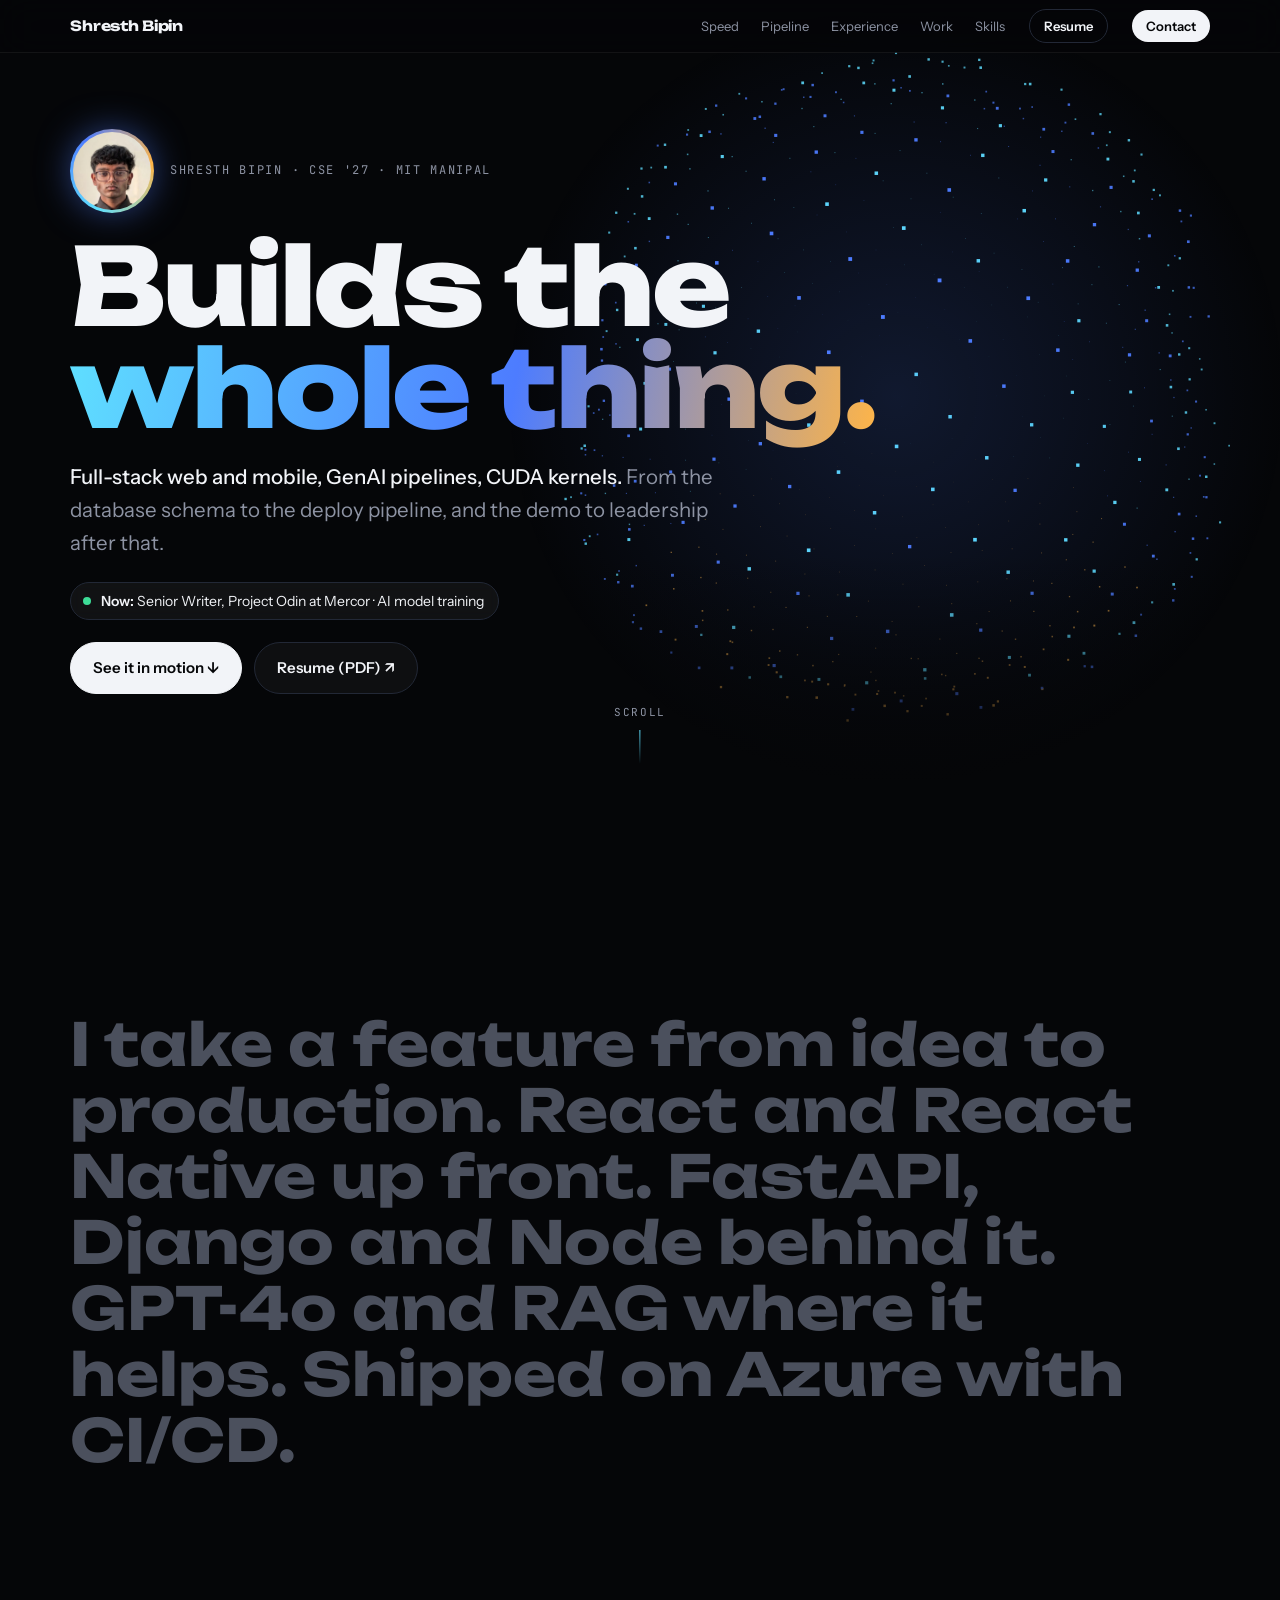
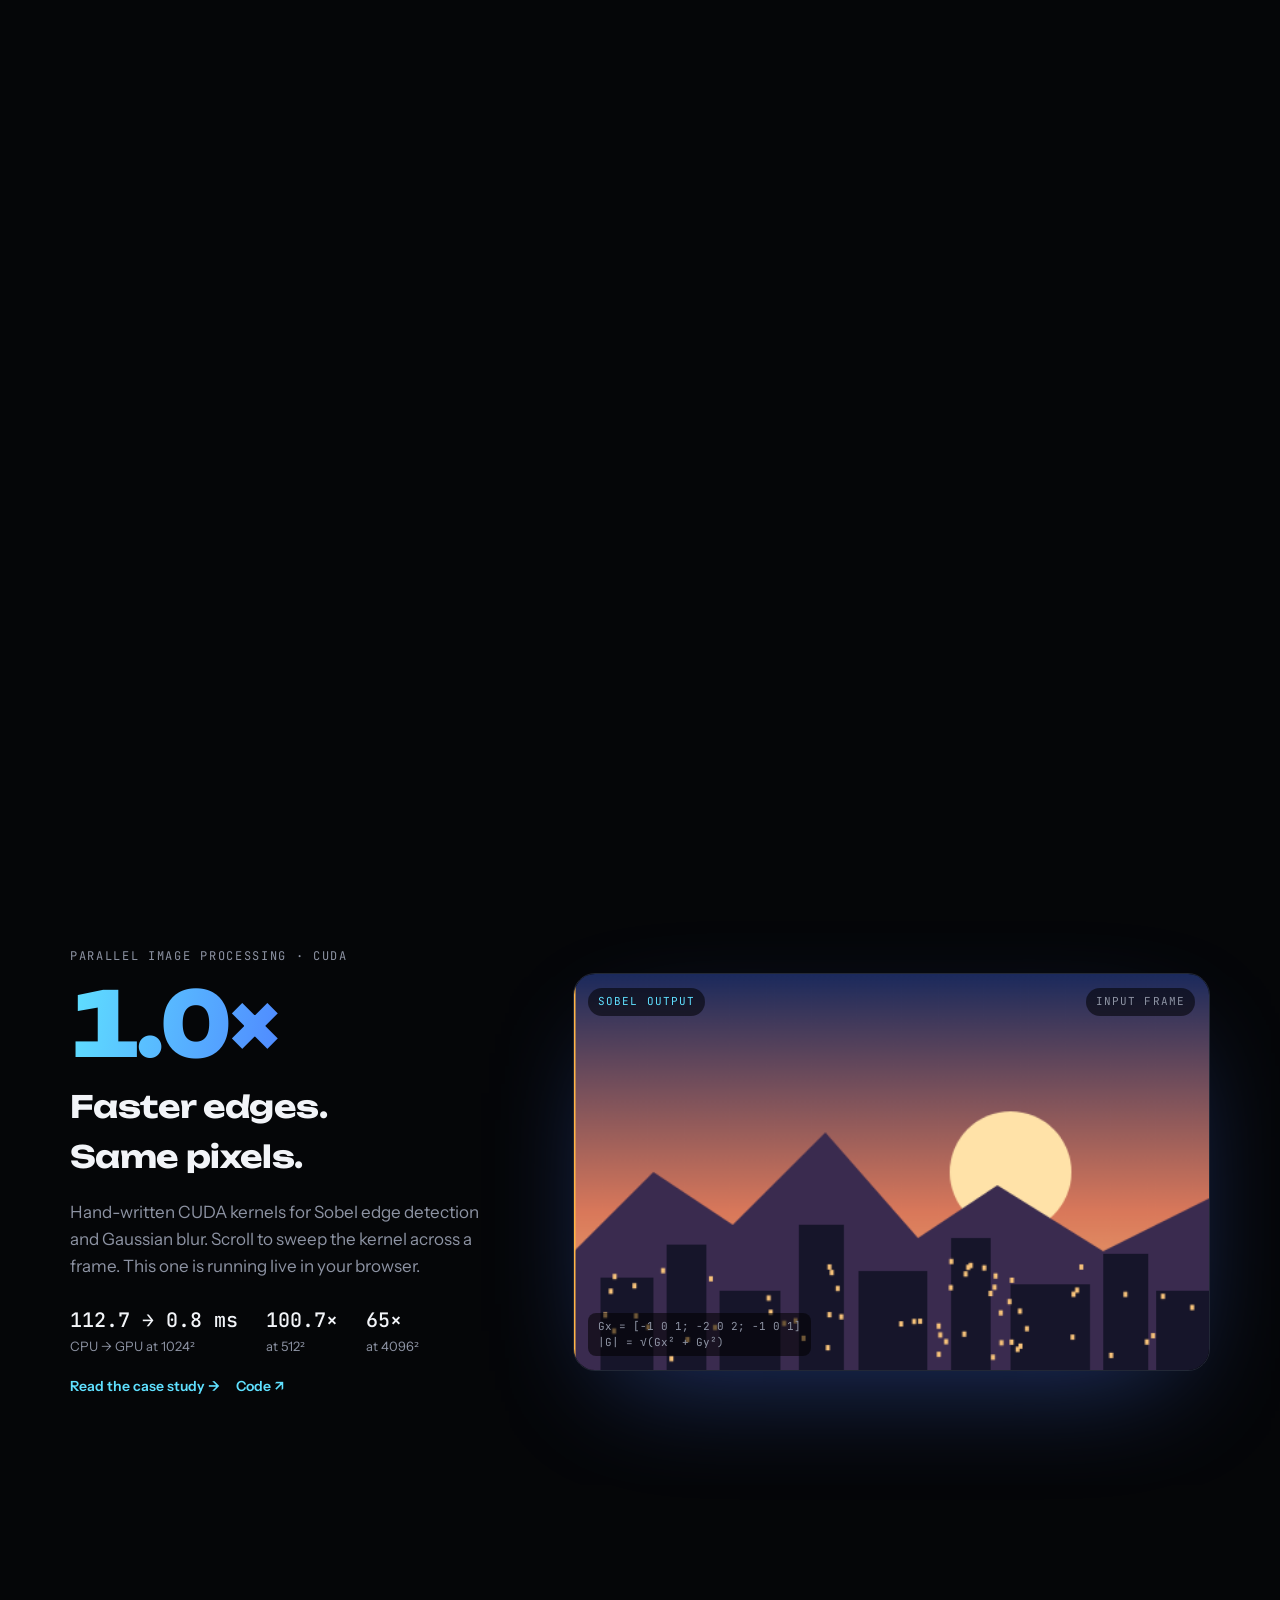
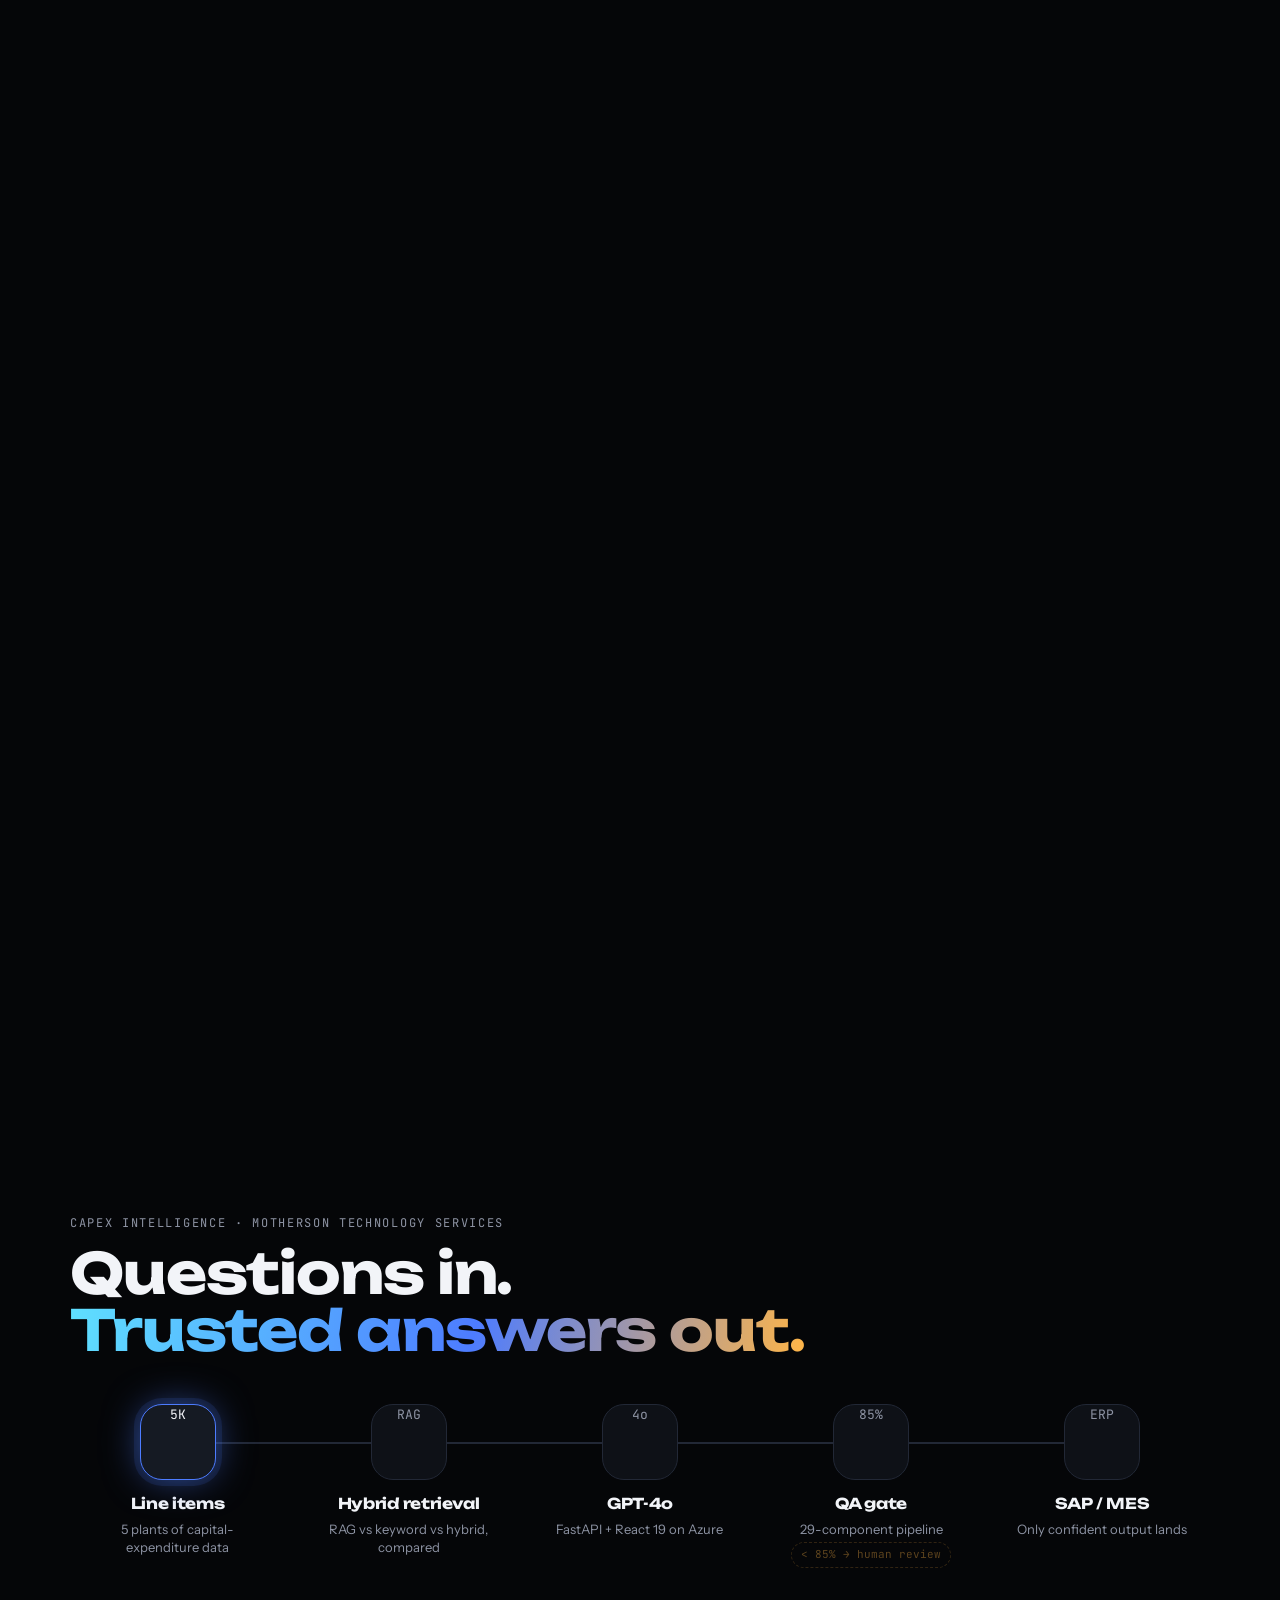
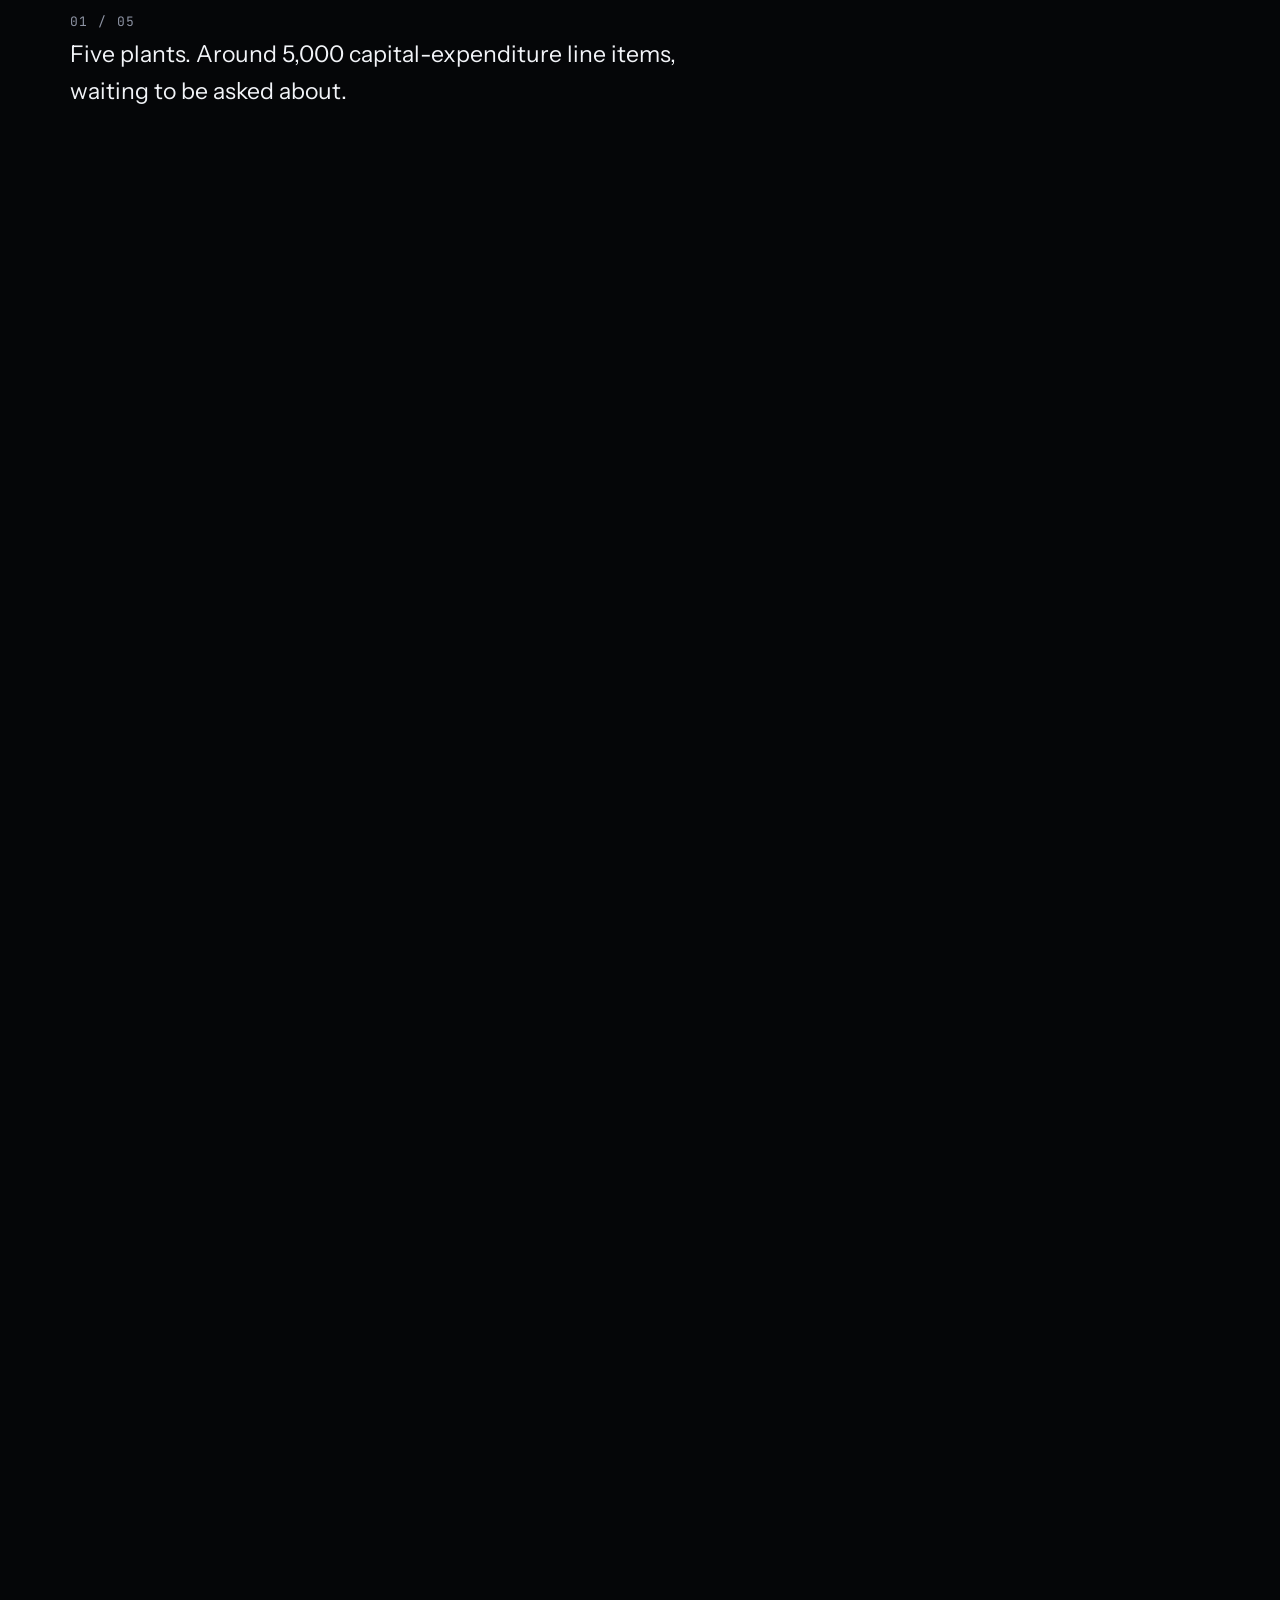
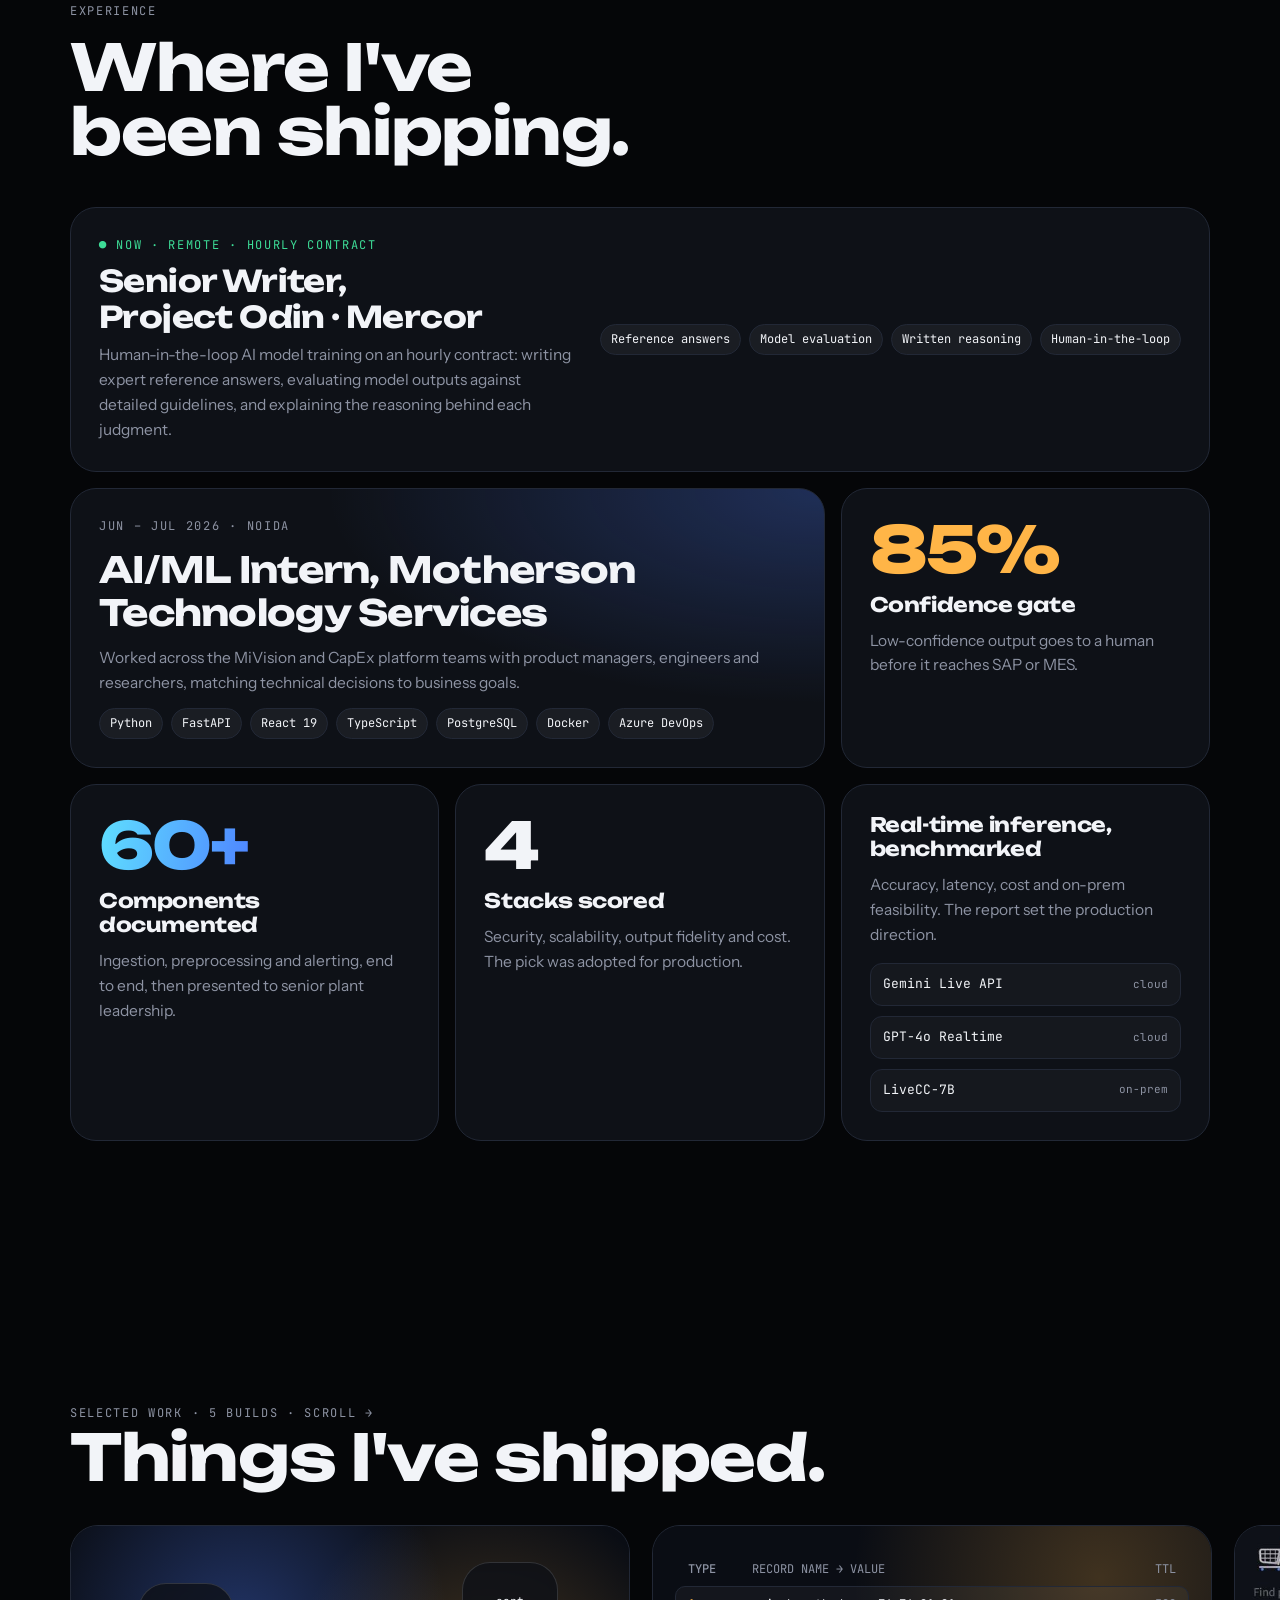
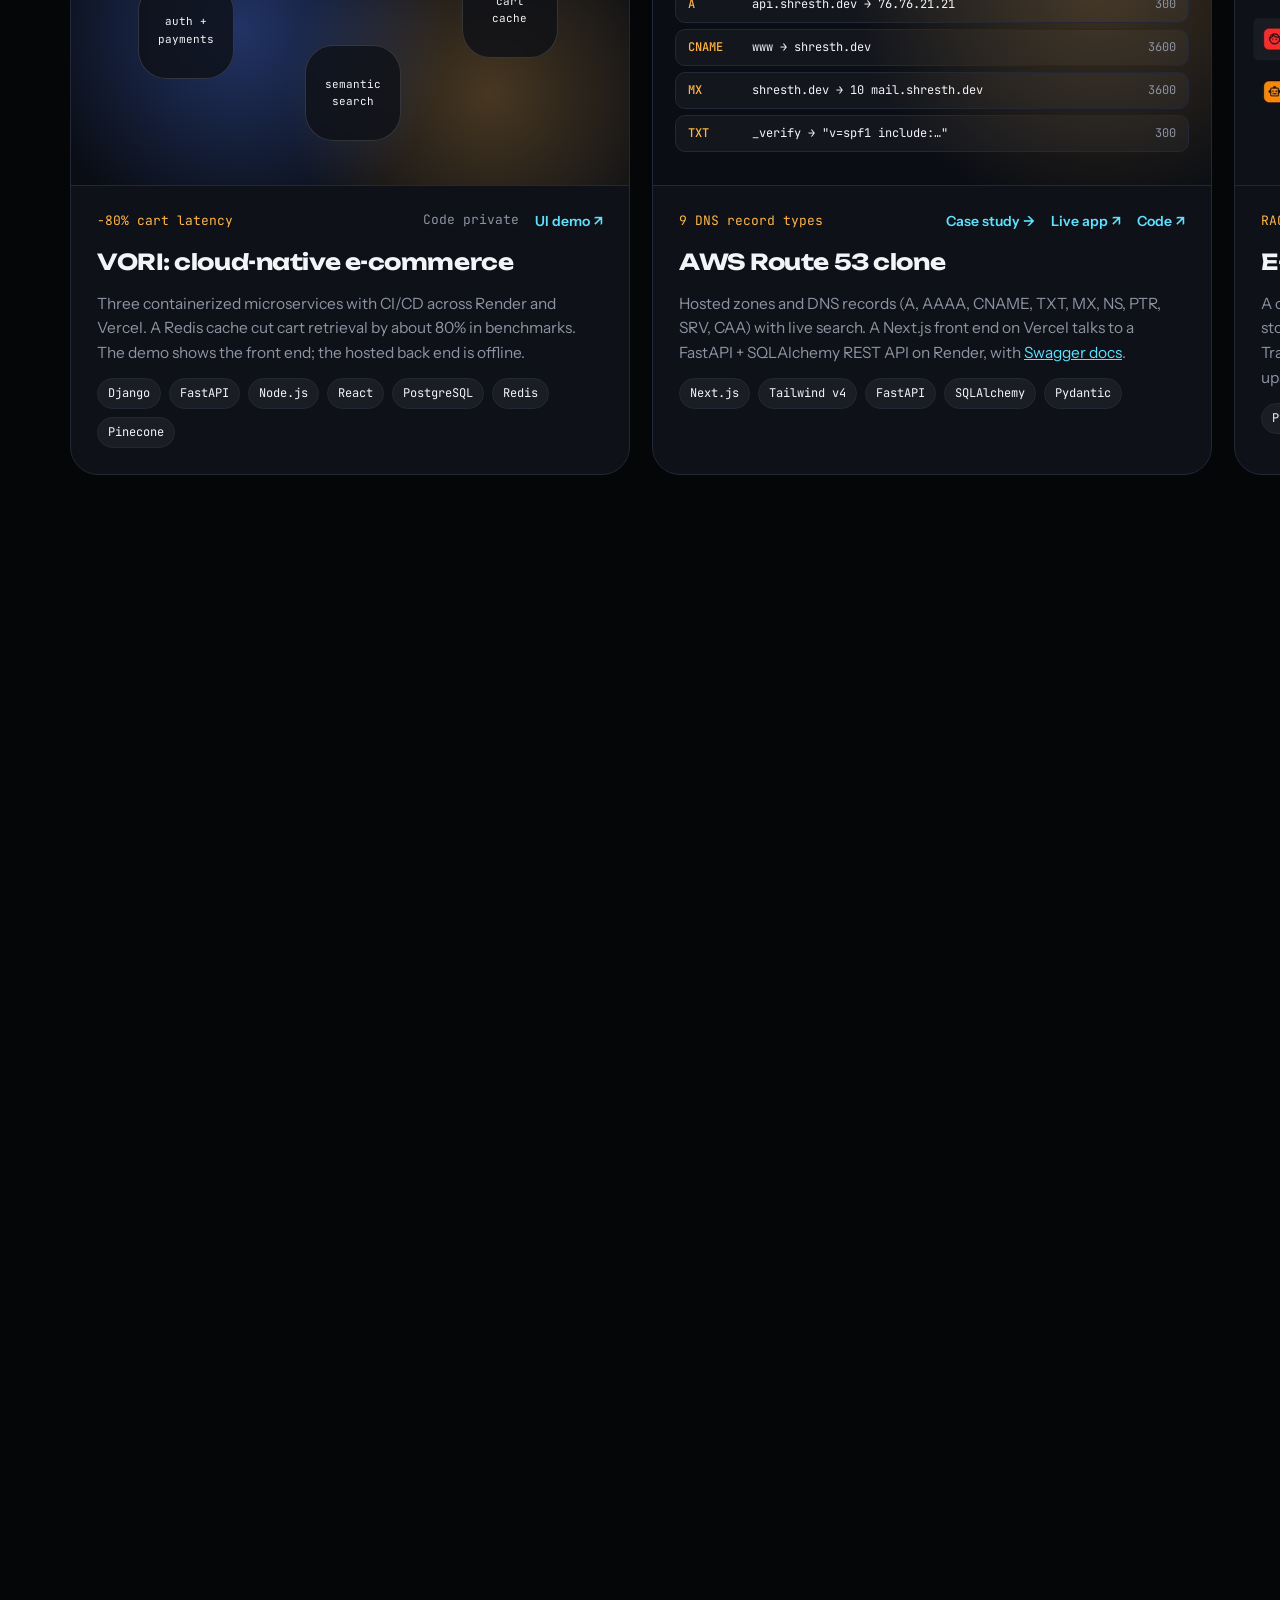
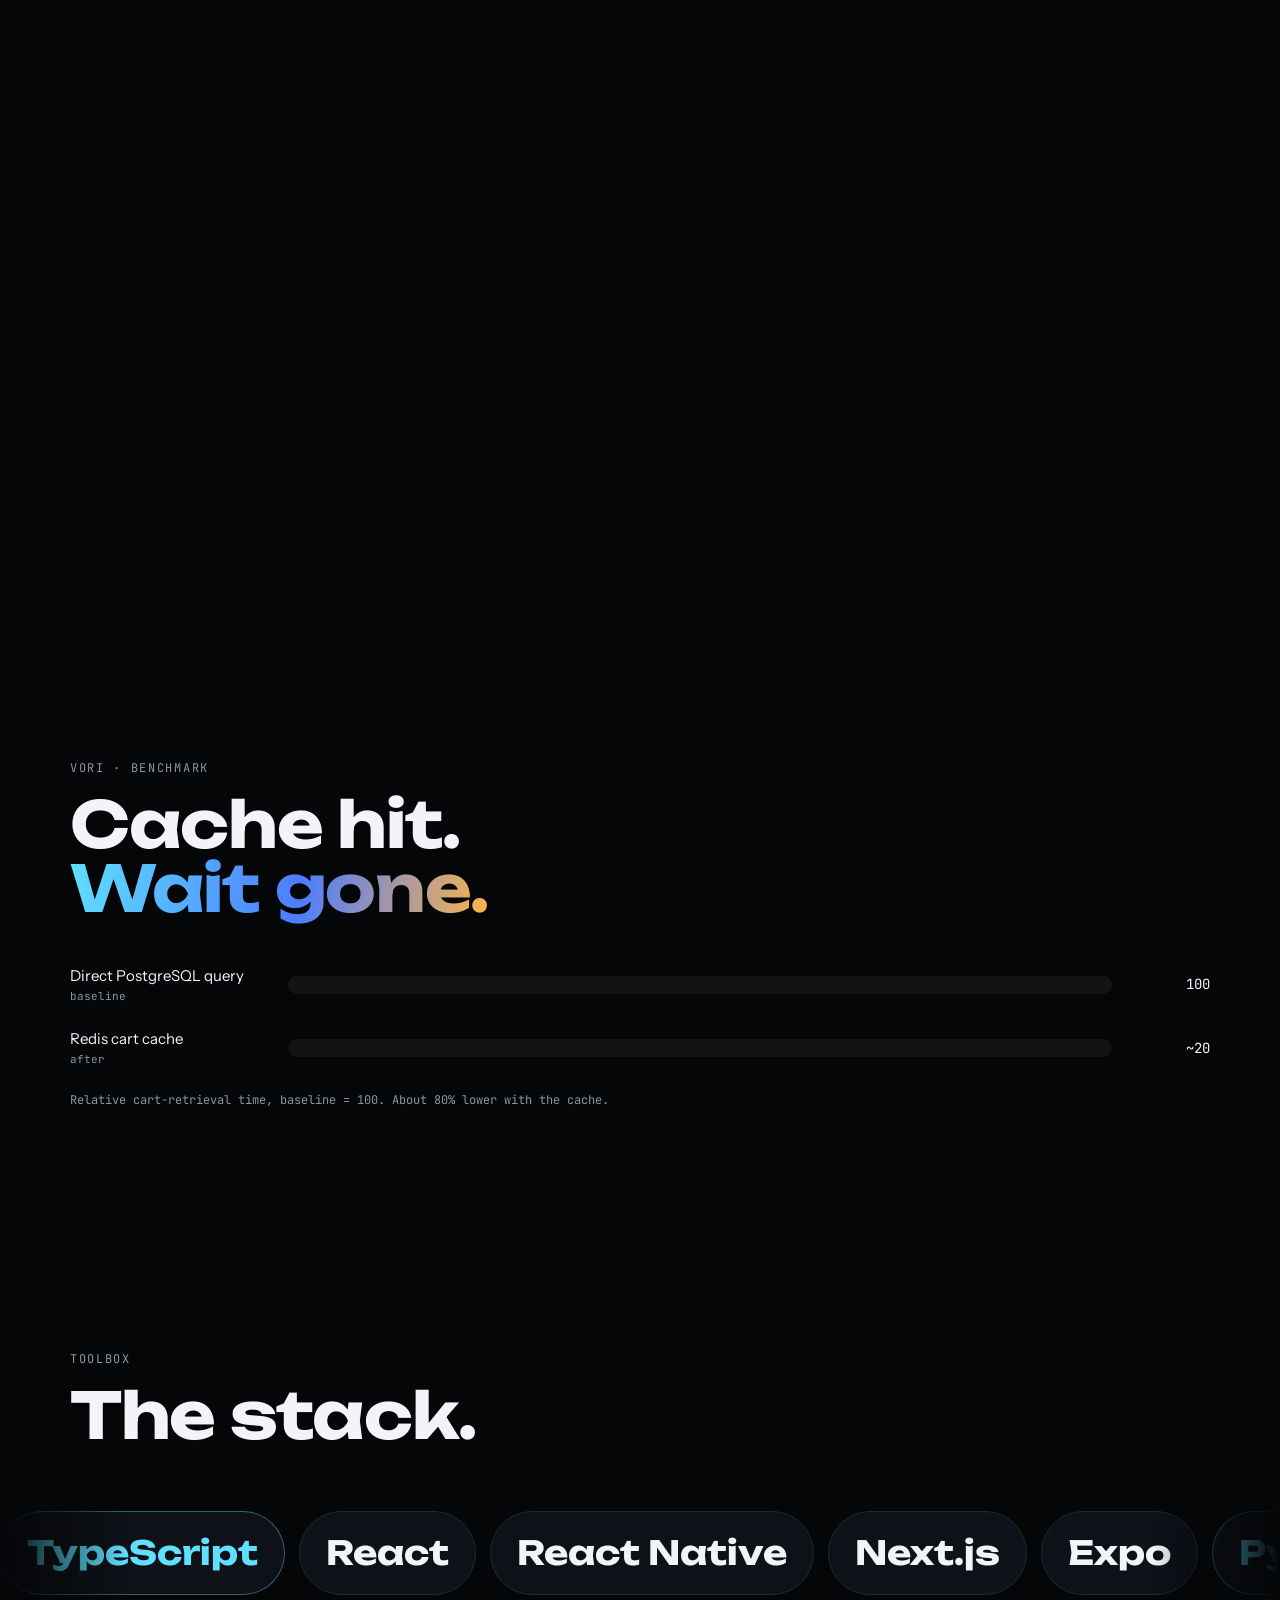
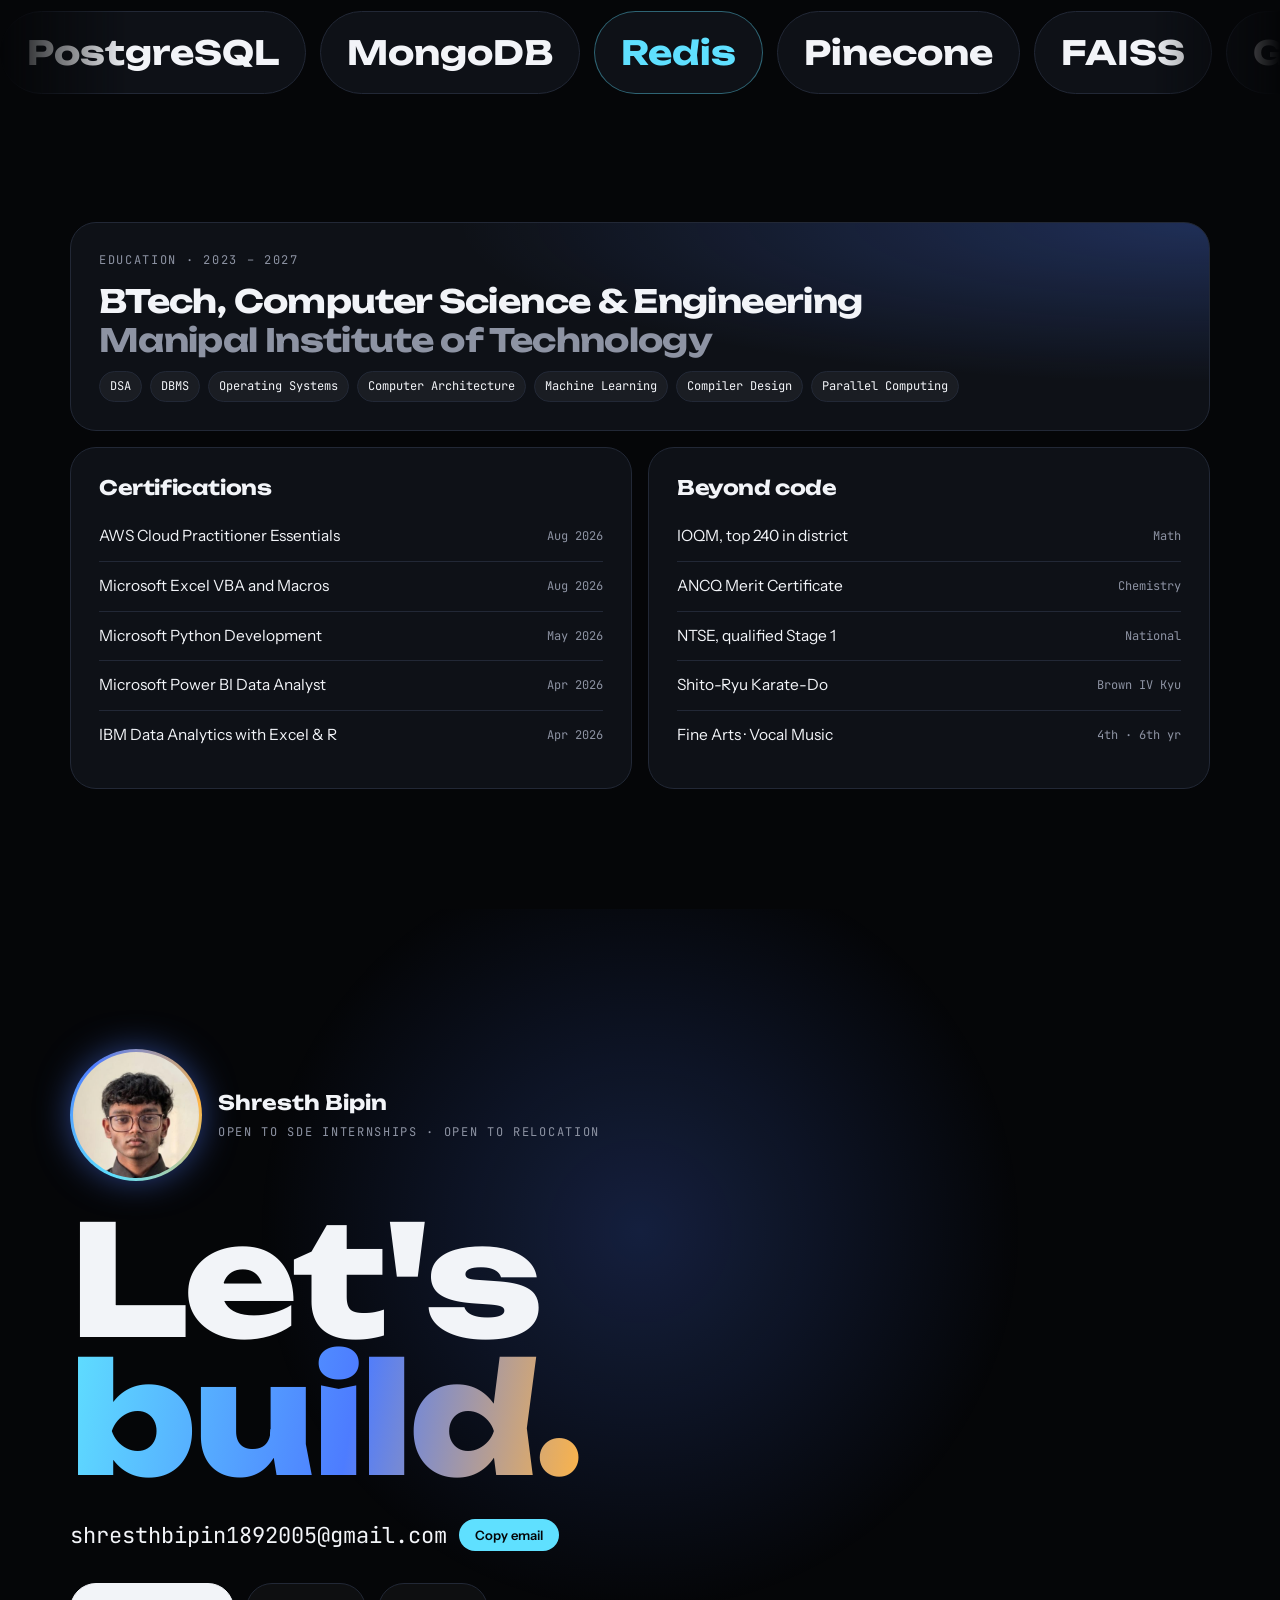
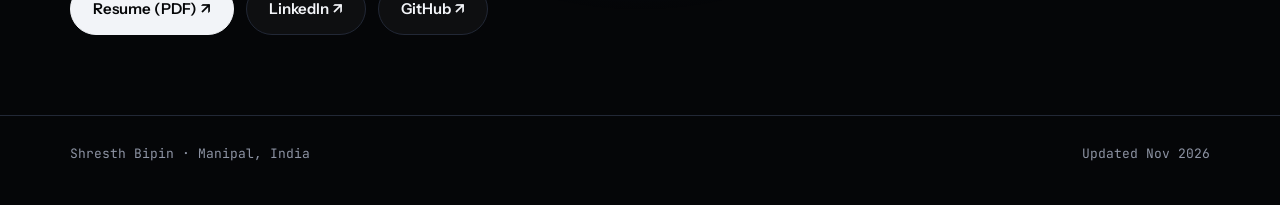
<file: index.html>
<!doctype html>
<html lang="en">
<head>
<meta charset="utf-8">
<meta name="viewport" content="width=device-width, initial-scale=1, viewport-fit=cover">
<title>Shresth Bipin · Software Engineer</title>
<meta name="description" content="Shresth Bipin: full-stack, cloud and applied-AI software engineer. CSE at Manipal Institute of Technology, batch of 2027.">
<meta name="author" content="Shresth Bipin">
<meta name="theme-color" content="#050608">
<link rel="canonical" href="https://shresth135.github.io/">
<meta property="og:type" content="website">
<meta property="og:url" content="https://shresth135.github.io/">
<meta property="og:title" content="Shresth Bipin · Software Engineer">
<meta property="og:description" content="Full-stack, cloud and applied AI. RAG in production, CUDA kernels at 135.6×, microservices with an 80% latency cut.">
<meta property="og:image" content="https://shresth135.github.io/og.png">
<meta property="og:image:width" content="1200"><meta property="og:image:height" content="630">
<meta name="twitter:card" content="summary_large_image">
<link rel="icon" href="data:image/svg+xml,%3Csvg xmlns='http://www.w3.org/2000/svg' viewBox='0 0 64 64'%3E%3Crect width='64' height='64' rx='16' fill='%23050608'/%3E%3Ctext x='32' y='42' font-family='Arial Black,Arial' font-weight='900' font-size='26' text-anchor='middle' fill='%235fe0ff'%3ESB%3C/text%3E%3C/svg%3E">
<script type="application/ld+json">{"@context":"https://schema.org","@type":"Person","name":"Shresth Bipin","jobTitle":"Software Engineer","url":"https://shresth135.github.io/","alumniOf":"Manipal Institute of Technology","sameAs":["https://www.linkedin.com/in/shresthbipin","https://github.com/shresth135"]}</script>
<style>:root{padding-top:env(safe-area-inset-top,0px);padding-bottom:env(safe-area-inset-bottom,0px)}body{margin:0}img{max-width:100%}[hidden]{display:none!important}</style>



<link rel="preconnect" href="https://fonts.googleapis.com">
<link rel="preconnect" href="https://fonts.gstatic.com" crossorigin>
<link rel="stylesheet" href="https://fonts.googleapis.com/css2?family=Unbounded:wght@500;700;800&family=Instrument+Sans:wght@400;500;600&family=JetBrains+Mono:wght@400;500&display=swap">
<style>
/* Layout: a single dark stage. Tall scroll "scenes" pin a full-screen panel while scroll progress drives what happens in it: sphere hero, word reveal, edge-detection demo, pipeline, sideways gallery, then normal-flow sections. */
:root {
  color-scheme: dark;
  --bg: #050608;
  --panel: #0e1117;
  --panel-2: #151a23;
  --fg: #f2f4f8;
  --muted: #8d93a3;
  --dim: #4b505d;
  --line: #222836;
  --cobalt: #4d7cff;
  --cyan: #5fe0ff;
  --amber: #ffb547;
  --mint: #3ddc97;
  --display: "Unbounded", "Arial Black", system-ui, sans-serif;
  --body: "Instrument Sans", "Segoe UI", system-ui, sans-serif;
  --mono: "JetBrains Mono", ui-monospace, Menlo, monospace;
  --gutter-l: max(20px, env(safe-area-inset-left, 0px));
  --gutter-r: max(20px, env(safe-area-inset-right, 0px));
}
* { box-sizing: border-box; }
html { scroll-behavior: smooth; }
body { background: var(--bg); color: var(--fg); font-family: var(--body); font-size: 17px; line-height: 1.6; -webkit-font-smoothing: antialiased; }
.page { overflow-x: clip; }
a { color: inherit; }
h1, h2, h3 { font-family: var(--display); margin: 0; text-wrap: balance; letter-spacing: -.02em; }
p { margin: 0; }
.in { max-width: 1180px; margin: 0 auto; padding-left: var(--gutter-l); padding-right: var(--gutter-r); }
.eyebrow { font-family: var(--mono); font-size: 12px; letter-spacing: .14em; text-transform: uppercase; color: var(--muted); }
.grad { background: linear-gradient(100deg, var(--cyan), var(--cobalt) 55%, var(--amber)); -webkit-background-clip: text; background-clip: text; color: transparent; }
.amber { color: var(--amber); }
:focus-visible { outline: 2px solid var(--cyan); outline-offset: 3px; border-radius: 6px; }

/* Nav */
body::before { content: ""; position: fixed; inset: 0 0 auto; height: env(safe-area-inset-top, 0px); z-index: 60; background: rgba(5,6,8,.9); }
.nav { position: fixed; top: env(safe-area-inset-top, 0px); left: 0; right: 0; z-index: 50; background: rgba(5,6,8,.62); backdrop-filter: saturate(160%) blur(18px); -webkit-backdrop-filter: saturate(160%) blur(18px); border-bottom: 1px solid rgba(255,255,255,.06); }
.nav .in { display: flex; align-items: center; gap: 24px; height: 52px; }
.brand { font-family: var(--display); font-weight: 700; font-size: 14px; text-decoration: none; letter-spacing: -.01em; }
.nav ul { display: flex; gap: 22px; list-style: none; margin: 0 0 0 auto; padding: 0; }
.nav ul a { font-size: 13px; color: var(--muted); text-decoration: none; transition: color .2s; }
.nav ul a:hover, .nav ul a.on { color: var(--fg); }
.nav .cta { font-size: 13px; font-weight: 600; background: var(--fg); color: var(--bg); padding: 6px 14px; border-radius: 999px; text-decoration: none; }
.nav .cta.ghost { background: transparent; color: var(--fg); border: 1px solid var(--line); }
@media (max-width: 900px) { .nav .cta.ghost { margin-left: auto; } .nav .cta.ghost + .cta { margin-left: 0; } }
.progress { position: absolute; left: 0; bottom: -1px; height: 2px; width: 100%; transform-origin: 0 50%; transform: scaleX(0); background: linear-gradient(90deg, var(--cyan), var(--cobalt), var(--amber)); }

/* Hero */
.hero { position: relative; min-height: 88svh; display: flex; align-items: center; padding-block: 110px 80px; overflow: hidden; }
#sphere { position: absolute; inset: 0; width: 100%; height: 100%; }
.hero::after { content: ""; position: absolute; inset: auto 0 0; height: 30%; background: linear-gradient(transparent, var(--bg)); pointer-events: none; }
.hero-copy { position: relative; z-index: 2; display: flex; flex-direction: column; gap: 22px; will-change: transform; }
.avatar .face { background: #d8d2c6 url("[data-uri]") center 30% / cover no-repeat; }
.avatar.lg { width: 132px; height: 132px; }
.art-route { background: radial-gradient(circle at 80% 20%, rgba(255,181,71,.22), transparent 50%), #0a0d14; padding: 22px; display: flex; flex-direction: column; justify-content: center; gap: 6px; font-family: var(--mono); font-size: 12px; }
.rec { display: grid; grid-template-columns: 54px minmax(0, 1fr) 46px; gap: 10px; padding: 8px 12px; border-radius: 10px; background: rgba(255,255,255,.04); border: 1px solid var(--line); }
.rec b { color: var(--amber); font-weight: 500; }
.rec span { overflow: hidden; text-overflow: ellipsis; white-space: nowrap; color: var(--fg); }
.rec i { font-style: normal; color: var(--muted); text-align: right; }
.rec.head { background: none; border-color: transparent; color: var(--muted); padding-block: 0; }
.rec.head b, .rec.head span { color: var(--muted); }
.art-chat { background: #0e1117 url("[data-uri]") left top / cover no-repeat; }
.links-row { display: flex; gap: 16px; flex-wrap: wrap; }
.go-link { font-size: 14px; font-weight: 600; color: var(--cyan); text-decoration: none; align-self: flex-start; }
.go-link:hover, .proj a.go:hover { text-decoration: underline; }
.avatar { width: 84px; height: 84px; border-radius: 50%; padding: 3px; margin: 0; background: conic-gradient(from 200deg, var(--cyan), var(--cobalt), var(--amber), var(--cyan)); box-shadow: 0 0 40px -8px rgba(77,124,255,.8); flex: 0 0 auto; }
.avatar > * { width: 100%; height: 100%; border-radius: 50%; display: grid; place-items: center; background: var(--panel); font-family: var(--display); font-weight: 800; font-size: 26px; object-fit: cover; }
.who { display: flex; align-items: center; gap: 16px; }
.hero h1 { font-size: clamp(44px, 8.4vw, 116px); line-height: .95; font-weight: 800; max-width: 11ch; }
.hero .sub { font-size: clamp(17px, 1.6vw, 21px); color: var(--muted); max-width: 46ch; }
.hero .sub b { color: var(--fg); font-weight: 500; }
.now { display: inline-flex; align-items: center; gap: 10px; align-self: flex-start; font-size: 14px; color: var(--fg); background: rgba(255,255,255,.05); border: 1px solid var(--line); border-radius: 999px; padding: 7px 14px 7px 12px; backdrop-filter: blur(6px); }
.now i { width: 8px; height: 8px; border-radius: 50%; background: var(--mint); box-shadow: 0 0 0 0 rgba(61,220,151,.6); animation: ping 2s infinite; flex: 0 0 auto; }
.now b { font-weight: 600; }
@keyframes ping { 70% { box-shadow: 0 0 0 8px rgba(61,220,151,0); } 100% { box-shadow: 0 0 0 0 rgba(61,220,151,0); } }
@media (prefers-reduced-motion: reduce) { .now i { animation: none; } }
.btns { display: flex; flex-wrap: wrap; gap: 12px; }
.btn { display: inline-flex; align-items: center; gap: 8px; padding: 13px 22px; border-radius: 999px; font-weight: 600; font-size: 15px; text-decoration: none; border: 1px solid var(--line); background: rgba(255,255,255,.04); transition: transform .2s, background .2s; }
.btn.primary { background: var(--fg); color: var(--bg); border-color: var(--fg); }
.btn:hover { transform: translateY(-2px); }
.cue { position: absolute; z-index: 2; bottom: 28px; left: 50%; transform: translateX(-50%); font-family: var(--mono); font-size: 11px; letter-spacing: .14em; color: var(--muted); display: flex; flex-direction: column; align-items: center; gap: 8px; }
.cue i { width: 1px; height: 34px; background: linear-gradient(var(--cyan), transparent); display: block; animation: drip 1.8s ease-in-out infinite; transform-origin: top; }
@keyframes drip { 0% { transform: scaleY(0); } 50% { transform: scaleY(1); } 100% { transform: scaleY(1); opacity: 0; } }

/* Scenes */
.scene { position: relative; }
.pin { position: sticky; top: 0; height: 100svh; display: flex; align-items: center; overflow: hidden; }

/* Word reveal */
.s-words { height: 170vh; }
.words { font-family: var(--display); font-weight: 700; font-size: clamp(28px, 4.6vw, 64px); line-height: 1.12; max-width: 20ch; }
.words .w { color: var(--dim); transition: color .25s; }
.words .w.lit { color: var(--fg); }
.words .w.acc.lit { color: var(--cyan); }

/* Speed scene */
.s-speed { height: 210vh; }
.speed { display: grid; grid-template-columns: minmax(0, 5fr) minmax(0, 7fr); gap: 48px; align-items: center; width: 100%; }
.speed-copy { display: flex; flex-direction: column; gap: 18px; }
.big-num { white-space: nowrap; font-family: var(--display); font-weight: 800; font-size: clamp(56px, 7vw, 118px); line-height: .9; font-variant-numeric: tabular-nums; letter-spacing: -.04em; }
.speed-copy h2 { font-size: clamp(22px, 2.4vw, 32px); }
.speed-copy p { color: var(--muted); max-width: 40ch; }
.mini-stats { display: flex; gap: 28px; flex-wrap: wrap; padding-top: 6px; }
.mini-stats div { display: flex; flex-direction: column; }
.mini-stats b { font-family: var(--mono); font-weight: 500; font-size: 20px; color: var(--fg); }
.mini-stats span { font-size: 13px; color: var(--muted); }
.viewer { position: relative; border-radius: 22px; overflow: hidden; border: 1px solid var(--line); background: #000; aspect-ratio: 16 / 10; max-width: 100%; box-shadow: 0 40px 120px -40px rgba(77,124,255,.45); }
#sobel { width: 100%; height: 100%; display: block; }
.viewer .tag { position: absolute; top: 14px; font-family: var(--mono); font-size: 11px; letter-spacing: .1em; padding: 5px 10px; border-radius: 999px; background: rgba(0,0,0,.55); backdrop-filter: blur(6px); }
.viewer .tag.l { left: 14px; color: var(--cyan); }
.viewer .tag.r { right: 14px; color: var(--muted); }
.viewer .kernel { position: absolute; left: 14px; bottom: 14px; font-family: var(--mono); font-size: 11px; color: var(--muted); background: rgba(0,0,0,.55); padding: 6px 10px; border-radius: 8px; line-height: 1.4; }

/* Pipeline scene */
.s-pipe { height: 230vh; }
.pipe-wrap { width: 100%; display: flex; flex-direction: column; gap: 44px; }
.pipe-head { display: flex; flex-direction: column; gap: 12px; max-width: 760px; }
.pipe-head h2 { font-size: clamp(30px, 4.4vw, 58px); line-height: 1.02; }
.pipe { position: relative; display: grid; grid-template-columns: repeat(5, minmax(0, 1fr)); gap: 16px; }
.rail { position: absolute; left: 10%; right: 10%; top: 38px; height: 2px; background: var(--line); border-radius: 2px; }
.rail i { position: absolute; inset: 0; transform-origin: 0 50%; transform: scaleX(0); background: linear-gradient(90deg, var(--cyan), var(--cobalt), var(--amber)); border-radius: 2px; }
.rail .pulse { position: absolute; top: 50%; left: 0; width: 14px; height: 14px; margin: -7px 0 0 -7px; border-radius: 50%; background: var(--cyan); box-shadow: 0 0 22px 6px rgba(95,224,255,.6); }
.node { position: relative; display: flex; flex-direction: column; align-items: center; text-align: center; gap: 12px; }
.dot { width: 76px; height: 76px; border-radius: 22px; display: grid; place-items: center; background: var(--panel); border: 1px solid var(--line); font-family: var(--mono); font-size: 13px; color: var(--muted); transition: all .4s; position: relative; z-index: 1; }
.node.on .dot { background: var(--panel-2); border-color: var(--cobalt); color: var(--fg); box-shadow: 0 0 0 6px rgba(77,124,255,.12), 0 0 40px -6px rgba(77,124,255,.7); }
.node.gate.on .dot { border-color: var(--amber); box-shadow: 0 0 0 6px rgba(255,181,71,.12), 0 0 40px -6px rgba(255,181,71,.7); }
.node > div { display: flex; flex-direction: column; align-items: center; gap: 4px; }
.node h3 { font-size: 15px; font-weight: 700; }
.node small { font-size: 13px; color: var(--muted); line-height: 1.4; max-width: 20ch; }
.branch { font-family: var(--mono); font-size: 11px; color: var(--amber); border: 1px dashed rgba(255,181,71,.5); border-radius: 999px; padding: 3px 9px; opacity: .35; transition: opacity .4s; }
.node.on .branch { opacity: 1; }
.caption { min-height: 3.4em; font-size: clamp(18px, 1.8vw, 24px); max-width: 44ch; }
.caption span { color: var(--muted); font-family: var(--mono); font-size: 13px; display: block; margin-bottom: 4px; letter-spacing: .1em; }

/* Experience bento */
.section { padding-block: 120px; }
.sec-title { display: flex; flex-direction: column; gap: 14px; margin-bottom: 44px; }
.sec-title h2 { font-size: clamp(32px, 5vw, 68px); line-height: 1; }
.bento { display: grid; grid-template-columns: repeat(6, minmax(0, 1fr)); gap: 16px; }
.tile { position: relative; background: var(--panel); border: 1px solid var(--line); border-radius: 26px; padding: 28px; display: flex; flex-direction: column; gap: 12px; overflow: hidden; min-width: 0; }
.tile::before { content: ""; position: absolute; inset: 0; background: radial-gradient(420px circle at var(--mx, -200px) var(--my, -200px), rgba(95,224,255,.10), transparent 60%); pointer-events: none; }
.tile h3 { font-size: 20px; font-weight: 700; line-height: 1.2; }
.tile p { color: var(--muted); font-size: 15.5px; }
.tile .stat { font-family: var(--display); font-weight: 800; font-size: clamp(44px, 5vw, 72px); line-height: 1; letter-spacing: -.03em; }
.span-4 { grid-column: span 4; } .span-3 { grid-column: span 3; } .span-2 { grid-column: span 2; } .span-6 { grid-column: span 6; }
.chips { display: flex; flex-wrap: wrap; gap: 8px; list-style: none; margin: 0; padding: 0; }
.chips li { font-family: var(--mono); font-size: 12px; padding: 5px 10px; border-radius: 999px; background: rgba(255,255,255,.05); border: 1px solid var(--line); color: var(--fg); }
.role-tile { background: radial-gradient(120% 140% at 100% 0%, rgba(77,124,255,.28), transparent 55%), var(--panel); }
.vendors { display: grid; gap: 10px; margin-top: 4px; }
.vendor { display: flex; justify-content: space-between; align-items: center; gap: 10px; font-family: var(--mono); font-size: 13px; padding: 10px 12px; border-radius: 12px; background: rgba(255,255,255,.03); border: 1px solid var(--line); }
.vendor span:last-child { color: var(--muted); font-size: 11px; }

/* Horizontal gallery */
.h-pin { flex-direction: column; justify-content: center; align-items: stretch; gap: 36px; padding-top: 52px; }
.h-head { width: 100%; }
.h-head h2 { font-size: clamp(32px, 5vw, 68px); line-height: 1; }
.track { display: flex; gap: 22px; padding-left: max(var(--gutter-l), calc((100vw - 1180px) / 2 + 20px)); padding-right: var(--gutter-r); will-change: transform; }
.proj { flex: 0 0 min(82vw, 560px); background: var(--panel); border: 1px solid var(--line); border-radius: 28px; overflow: hidden; display: flex; flex-direction: column; }
.proj .art { height: min(32svh, 260px); position: relative; overflow: hidden; border-bottom: 1px solid var(--line); }
.proj .body { padding: 24px 26px 26px; display: flex; flex-direction: column; gap: 12px; }
.proj h3 { font-size: 22px; }
.proj p { color: var(--muted); font-size: 15.5px; }
.proj .meta { display: flex; justify-content: space-between; align-items: center; gap: 12px; flex-wrap: wrap; }
.proj .k { font-family: var(--mono); color: var(--amber); font-size: 13px; }
.proj a.go { font-size: 14px; font-weight: 600; color: var(--cyan); text-decoration: none; }
html:not(.js) .s-gallery .pin { position: relative; height: auto; padding-block: 100px; }
html:not(.js) .track { overflow-x: auto; }

/* project art */
.art-vori { background: radial-gradient(circle at 30% 40%, rgba(77,124,255,.35), transparent 50%), radial-gradient(circle at 75% 65%, rgba(255,181,71,.25), transparent 45%), #0a0d14; }
.svc { position: absolute; width: 96px; height: 96px; border-radius: 28px; display: grid; place-items: center; font-family: var(--mono); font-size: 11px; text-align: center; border: 1px solid rgba(255,255,255,.14); background: rgba(14,17,23,.8); backdrop-filter: blur(4px); animation: float 6s ease-in-out infinite; }
.svc:nth-child(2) { animation-delay: -2s; } .svc:nth-child(3) { animation-delay: -4s; }
@keyframes float { 50% { transform: translateY(-10px); } }
.art-cuda { background: #07090d; }
.art-cuda canvas { width: 100%; height: 100%; display: block; }
.art-mobile { background: radial-gradient(circle at 50% 120%, rgba(61,220,151,.35), transparent 60%), #0a0d14; display: grid; place-items: center; }
.phone { width: 108px; height: 210px; border-radius: 26px; border: 2px solid rgba(255,255,255,.2); background: #05070a; padding: 14px 10px; display: flex; flex-direction: column; gap: 8px; transform: rotate(-8deg) translateY(30px); }
.phone i { display: block; height: 10px; border-radius: 4px; background: rgba(255,255,255,.08); }
.phone i:nth-child(1) { height: 44px; background: linear-gradient(135deg, var(--mint), var(--cobalt)); }
.phone i:nth-child(3) { width: 70%; }
.art-retail { background: #0a0d14; display: flex; align-items: flex-end; gap: 10px; padding: 24px 28px 0; }
.art-retail i { flex: 1; border-radius: 8px 8px 0 0; background: linear-gradient(var(--amber), rgba(255,181,71,.15)); }
.art-capex { background: radial-gradient(circle at 70% 30%, rgba(95,224,255,.3), transparent 50%), #0a0d14; font-family: var(--mono); font-size: 12px; color: var(--muted); padding: 22px; display: flex; flex-direction: column; gap: 8px; justify-content: center; }
.art-capex .q { color: var(--fg); background: rgba(255,255,255,.06); padding: 10px 12px; border-radius: 12px 12px 12px 2px; align-self: flex-start; max-width: 85%; }
.art-capex .a { color: var(--bg); background: var(--cyan); padding: 10px 12px; border-radius: 12px 12px 2px 12px; align-self: flex-end; max-width: 85%; }

/* Latency race */
.race { display: grid; gap: 22px; margin-top: 8px; }
.lane { display: grid; grid-template-columns: 200px minmax(0, 1fr) 80px; gap: 18px; align-items: center; }
.lane .lab { font-size: 15px; }
.lane .lab small { display: block; color: var(--muted); font-family: var(--mono); font-size: 11px; }
.bar { height: 18px; border-radius: 999px; background: rgba(255,255,255,.05); overflow: hidden; }
.bar i { display: block; height: 100%; border-radius: 999px; transform-origin: 0 50%; }
.lane.db .bar i { background: var(--dim); }
.lane.redis .bar i { background: linear-gradient(90deg, var(--mint), var(--cyan)); box-shadow: 0 0 24px rgba(61,220,151,.6); }
.lane .val { font-family: var(--mono); font-size: 14px; text-align: right; font-variant-numeric: tabular-nums; }
.race-note { font-family: var(--mono); font-size: 12px; color: var(--muted); }

/* Marquee */
.marquee { display: flex; flex-direction: column; gap: 16px; padding-block: 20px 8px; mask-image: linear-gradient(90deg, transparent, #000 10%, #000 90%, transparent); -webkit-mask-image: linear-gradient(90deg, transparent, #000 10%, #000 90%, transparent); }
.row { display: flex; gap: 14px; width: max-content; animation: slide 40s linear infinite; }
.row.rev { animation-direction: reverse; animation-duration: 48s; }
.row span { font-family: var(--display); font-weight: 700; font-size: clamp(20px, 2.6vw, 34px); padding: 14px 26px; border-radius: 999px; border: 1px solid var(--line); background: var(--panel); white-space: nowrap; }
.row span.hl { border-color: rgba(95,224,255,.4); color: var(--cyan); }
@keyframes slide { to { transform: translateX(-50%); } }

/* Lists */
.list { list-style: none; margin: 0; padding: 0; display: grid; }
.list li { display: flex; justify-content: space-between; gap: 14px; padding: 12px 0; border-bottom: 1px solid var(--line); font-size: 15.5px; }
.list li:last-child { border-bottom: 0; }
.list li span:last-child { font-family: var(--mono); font-size: 12px; color: var(--muted); white-space: nowrap; padding-top: 3px; }

/* Contact */
.contact { padding-block: 140px 80px; text-align: left; position: relative; overflow: hidden; }
.contact::before { content: ""; position: absolute; width: 900px; height: 900px; max-width: 160vw; left: 50%; top: 40%; transform: translate(-50%, -50%); background: radial-gradient(circle, rgba(77,124,255,.22), transparent 60%); pointer-events: none; }
.contact .in { position: relative; display: flex; flex-direction: column; gap: 30px; }
.contact h2 { font-size: clamp(54px, 12vw, 180px); line-height: .9; font-weight: 800; }
.mail { display: flex; flex-wrap: wrap; align-items: center; gap: 12px; font-family: var(--mono); font-size: clamp(15px, 2vw, 22px); }
.mail span { overflow-wrap: anywhere; min-width: 0; }
.copy { font: 600 13px var(--body); color: var(--bg); background: var(--cyan); border: 0; border-radius: 999px; padding: 8px 16px; cursor: pointer; }
footer { padding-block: 28px 40px; border-top: 1px solid var(--line); color: var(--muted); font-size: 13px; font-family: var(--mono); }
footer .in { display: flex; justify-content: space-between; gap: 16px; flex-wrap: wrap; }

/* Responsive */
@media (max-width: 900px) {
  .nav ul { display: none; }
  .nav .cta { margin-left: auto; }
  .speed { grid-template-columns: minmax(0, 1fr); gap: 24px; }
  .big-num { font-size: clamp(56px, 18vw, 96px); }
  .speed-copy p { display: none; }
  .pipe { grid-template-columns: minmax(0, 1fr); gap: 10px; }
  .rail { left: 37px; right: auto; top: 20px; bottom: 20px; width: 2px; height: auto; }
  .rail i { transform-origin: 50% 0; transform: scaleY(0); }
  .rail .pulse { left: 50%; top: 0; margin: -7px 0 0 -7px; }
  .node { flex-direction: row; text-align: left; align-items: center; gap: 16px; }
  .node .dot { width: 76px; height: 54px; flex: 0 0 76px; border-radius: 16px; }
  .node > div { display: flex; flex-direction: column; gap: 2px; align-items: flex-start; }
  .node small { max-width: none; }
  .pipe-wrap { gap: 22px; }
  .caption { display: none; }
  .bento { grid-template-columns: minmax(0, 1fr); }
  .span-4, .span-3, .span-2, .span-6 { grid-column: auto; }
  .lane { grid-template-columns: minmax(0, 1fr) 64px; }
  .lane .lab { grid-column: 1 / -1; }
  .section { padding-block: 90px; }
  .h-pin { gap: 18px; }
  .proj .art { height: 140px; }
  .proj .body { padding: 18px 20px 20px; gap: 8px; }
  .proj h3 { font-size: 19px; }
  .proj p { font-size: 14.5px; }
}
@media (prefers-reduced-motion: reduce) {
  html { scroll-behavior: auto; }
  .row, .svc, .cue i { animation: none; }
}
</style>

</head>
<body>
<div class="page">
<nav class="nav" aria-label="Sections">
  <div class="in">
    <a class="brand" href="#top">Shresth Bipin</a>
    <ul>
      <li><a href="#speed" data-nav>Speed</a></li>
      <li><a href="#pipeline" data-nav>Pipeline</a></li>
      <li><a href="#experience" data-nav>Experience</a></li>
      <li><a href="#work" data-nav>Work</a></li>
      <li><a href="#skills" data-nav>Skills</a></li>
    </ul>
    <a class="cta ghost" href="Shresth_Bipin_Resume.pdf" target="_blank" rel="noopener">Resume</a>
    <a class="cta" href="#contact">Contact</a>
  </div>
  <div class="progress" id="progress"></div>
</nav>

<!-- HERO -->
<header class="hero" id="top">
  <canvas id="sphere" aria-hidden="true"></canvas>
  <div class="in" style="width:100%">
    <div class="hero-copy" id="heroCopy">
      <div class="who"><figure class="avatar" id="avatar"><span class="face" role="img" aria-label="Photo of Shresth Bipin"></span></figure><span class="eyebrow">Shresth Bipin · CSE '27 · MIT Manipal</span></div>
      <h1>Builds the <span class="grad">whole thing.</span></h1>
      <p class="sub"><b>Full-stack web and mobile, GenAI pipelines, CUDA kernels.</b> From the database schema to the deploy pipeline, and the demo to leadership after that.</p>
      <span class="now"><i></i><span><b>Now:</b> Senior Writer, Project Odin at Mercor · AI model training</span></span>
      <div class="btns">
        <a class="btn primary" href="#speed">See it in motion ↓</a>
        <a class="btn" href="Shresth_Bipin_Resume.pdf" target="_blank" rel="noopener">Resume (PDF) ↗</a>
      </div>
    </div>
  </div>
  <div class="cue" aria-hidden="true">SCROLL<i></i></div>
</header>

<!-- WORD REVEAL -->
<section class="scene s-words" data-scene="words" aria-label="About">
  <div class="pin"><div class="in" style="width:100%">
    <p class="words" id="words">I take a feature from <b>idea to production.</b> React and React Native up front. FastAPI, Django and Node behind it. <b>GPT-4o and RAG</b> where it helps. Shipped on <b>Azure with CI/CD.</b></p>
  </div></div>
</section>

<!-- SPEED -->
<section class="scene s-speed" data-scene="speed" id="speed" aria-label="GPU image processing">
  <div class="pin"><div class="in" style="width:100%">
    <div class="speed">
      <div class="speed-copy">
        <span class="eyebrow">Parallel image processing · CUDA</span>
        <div class="big-num grad" id="speedNum">135.6×</div>
        <h2>Faster edges.<br>Same pixels.</h2>
        <p>Hand-written CUDA kernels for Sobel edge detection and Gaussian blur. Scroll to sweep the kernel across a frame. This one is running live in your browser.</p>
        <div class="mini-stats">
          <div><b>112.7 → 0.8 ms</b><span>CPU → GPU at 1024²</span></div>
          <div><b>100.7×</b><span>at 512²</span></div>
          <div><b>65×</b><span>at 4096²</span></div>
        </div>
        <span class="links-row"><a class="go-link" href="work/cuda.html">Read the case study →</a><a class="go-link" href="https://github.com/shresth135/cuda-image-processing" target="_blank" rel="noopener">Code ↗</a></span>
      </div>
      <div class="viewer">
        <canvas id="sobel" aria-label="Image with a Sobel edge-detection filter sweeping across it"></canvas>
        <span class="tag l">SOBEL OUTPUT</span>
        <span class="tag r">INPUT FRAME</span>
        <span class="kernel">Gx = [-1 0 1; -2 0 2; -1 0 1]<br>|G| = √(Gx² + Gy²)</span>
      </div>
    </div>
  </div></div>
</section>

<!-- PIPELINE -->
<section class="scene s-pipe" data-scene="pipe" id="pipeline" aria-label="CapEx Intelligence pipeline">
  <div class="pin"><div class="in" style="width:100%">
    <div class="pipe-wrap">
      <div class="pipe-head">
        <span class="eyebrow">CapEx Intelligence · Motherson Technology Services</span>
        <h2>Questions in.<br><span class="grad">Trusted answers out.</span></h2>
      </div>
      <div class="pipe" id="pipe">
        <div class="rail"><i id="railFill"></i><span class="pulse" id="pulse"></span></div>
        <div class="node"><div class="dot">5K</div><div><h3>Line items</h3><small>5 plants of capital-expenditure data</small></div></div>
        <div class="node"><div class="dot">RAG</div><div><h3>Hybrid retrieval</h3><small>RAG vs keyword vs hybrid, compared</small></div></div>
        <div class="node"><div class="dot">4o</div><div><h3>GPT-4o</h3><small>FastAPI + React 19 on Azure</small></div></div>
        <div class="node gate"><div class="dot">85%</div><div><h3>QA gate</h3><small>29-component pipeline</small><span class="branch">&lt; 85% → human review</span></div></div>
        <div class="node"><div class="dot">ERP</div><div><h3>SAP / MES</h3><small>Only confident output lands</small></div></div>
      </div>
      <p class="caption" id="caption"><span>01 / 05</span>Five plants. Around 5,000 capital-expenditure line items, waiting to be asked about.</p>
    </div>
  </div></div>
</section>

<!-- EXPERIENCE BENTO -->
<section class="section" id="experience">
  <div class="in">
    <div class="sec-title">
      <span class="eyebrow">Experience</span>
      <h2>Where I've<br>been shipping.</h2>
    </div>
    <div class="bento">
      <article class="tile span-6" style="flex-direction:row;flex-wrap:wrap;align-items:center;justify-content:space-between;gap:16px 28px">
        <div style="display:flex;flex-direction:column;gap:8px;min-width:0;flex:1 1 320px">
          <span class="eyebrow" style="color:var(--mint)">● Now · remote · hourly contract</span>
          <h3 style="font-size:clamp(22px,2.6vw,30px)">Senior Writer, Project Odin · Mercor</h3>
          <p>Human-in-the-loop AI model training on an hourly contract: writing expert reference answers, evaluating model outputs against detailed guidelines, and explaining the reasoning behind each judgment.</p>
        </div>
        <ul class="chips"><li>Reference answers</li><li>Model evaluation</li><li>Written reasoning</li><li>Human-in-the-loop</li></ul>
      </article>
      <article class="tile span-4 role-tile">
        <span class="eyebrow">Jun – Jul 2026 · Noida</span>
        <h3 style="font-size:clamp(24px,3vw,36px)">AI/ML Intern, Motherson Technology Services</h3>
        <p>Worked across the MiVision and CapEx platform teams with product managers, engineers and researchers, matching technical decisions to business goals.</p>
        <ul class="chips"><li>Python</li><li>FastAPI</li><li>React 19</li><li>TypeScript</li><li>PostgreSQL</li><li>Docker</li><li>Azure DevOps</li></ul>
      </article>
      <article class="tile span-2">
        <span class="stat amber">85%</span>
        <h3>Confidence gate</h3>
        <p>Low-confidence output goes to a human before it reaches SAP or MES.</p>
      </article>
      <article class="tile span-2">
        <span class="stat grad">60+</span>
        <h3>Components documented</h3>
        <p>Ingestion, preprocessing and alerting, end to end, then presented to senior plant leadership.</p>
      </article>
      <article class="tile span-2">
        <span class="stat">4</span>
        <h3>Stacks scored</h3>
        <p>Security, scalability, output fidelity and cost. The pick was adopted for production.</p>
      </article>
      <article class="tile span-2">
        <h3>Real-time inference, benchmarked</h3>
        <p>Accuracy, latency, cost and on-prem feasibility. The report set the production direction.</p>
        <div class="vendors">
          <div class="vendor"><span>Gemini Live API</span><span>cloud</span></div>
          <div class="vendor"><span>GPT-4o Realtime</span><span>cloud</span></div>
          <div class="vendor"><span>LiveCC-7B</span><span>on-prem</span></div>
        </div>
      </article>
    </div>
  </div>
</section>

<!-- GALLERY -->
<section class="scene s-gallery" data-scene="gallery" id="work" aria-label="Projects">
  <div class="pin h-pin">
    <div class="h-head"><div class="in">
      <span class="eyebrow">Selected work · 5 builds · scroll →</span>
      <h2>Things I've shipped.</h2>
    </div></div>
    <div class="track" id="track">
      <article class="proj">
        <div class="art art-vori">
          <div class="svc" style="left:12%;top:22%">auth +<br>payments</div>
          <div class="svc" style="left:42%;top:46%">semantic<br>search</div>
          <div class="svc" style="left:70%;top:14%">cart<br>cache</div>
        </div>
        <div class="body">
          <div class="meta"><span class="k">−80% cart latency</span><span class="links-row"><span class="k" style="color:var(--muted)">Code private</span><a class="go" href="https://vori-microservices-ecommerce.vercel.app/" target="_blank" rel="noopener" title="Front end only; the hosted back end is offline">UI demo ↗</a></span></div>
          <h3>VORI: cloud-native e-commerce</h3>
          <p>Three containerized microservices with CI/CD across Render and Vercel. A Redis cache cut cart retrieval by about 80% in benchmarks. The demo shows the front end; the hosted back end is offline.</p>
          <ul class="chips"><li>Django</li><li>FastAPI</li><li>Node.js</li><li>React</li><li>PostgreSQL</li><li>Redis</li><li>Pinecone</li></ul>
        </div>
      </article>
      <article class="proj">
        <div class="art art-route" aria-hidden="true">
          <div class="rec head"><b>TYPE</b><span>RECORD NAME → VALUE</span><i>TTL</i></div>
          <div class="rec"><b>A</b><span>api.shresth.dev → 76.76.21.21</span><i>300</i></div>
          <div class="rec"><b>CNAME</b><span>www → shresth.dev</span><i>3600</i></div>
          <div class="rec"><b>MX</b><span>shresth.dev → 10 mail.shresth.dev</span><i>3600</i></div>
          <div class="rec"><b>TXT</b><span>_verify → "v=spf1 include:…"</span><i>300</i></div>
        </div>
        <div class="body">
          <div class="meta"><span class="k">9 DNS record types</span><span class="links-row"><a class="go" href="work/route53.html">Case study →</a><a class="go" href="https://route53-clone-beryl.vercel.app" target="_blank" rel="noopener">Live app ↗</a><a class="go" href="https://github.com/shresth135/route53-clone" target="_blank" rel="noopener">Code ↗</a></span></div>
          <h3>AWS Route 53 clone</h3>
          <p>Hosted zones and DNS records (A, AAAA, CNAME, TXT, MX, NS, PTR, SRV, CAA) with live search. A Next.js front end on Vercel talks to a FastAPI + SQLAlchemy REST API on Render, with <a href="https://route53-clone-z4m4.onrender.com/docs" target="_blank" rel="noopener" style="color:var(--cyan)">Swagger docs</a>.</p>
          <ul class="chips"><li>Next.js</li><li>Tailwind v4</li><li>FastAPI</li><li>SQLAlchemy</li><li>Pydantic</li></ul>
        </div>
      </article>
      <article class="proj">
        <div class="art art-chat" role="img" aria-label="Screenshot of the E-Commerce AI Assistant comparing two laptops in a table"></div>
        <div class="body">
          <div class="meta"><span class="k">RAG · FAISS · Gemini</span><a class="go" href="https://github.com/shresth135/ecommerce-chatbot" target="_blank" rel="noopener">Code ↗</a></div>
          <h3>E-commerce AI shopping assistant</h3>
          <p>A chatbot that finds, recommends and compares products and answers store FAQs. It detects intent, runs FAISS vector search over Sentence Transformer embeddings, and keeps conversation memory for follow-ups.</p>
          <ul class="chips"><li>Python</li><li>Streamlit</li><li>FAISS</li><li>Sentence Transformers</li><li>Gemini</li></ul>
        </div>
      </article>
      <article class="proj">
        <div class="art art-capex">
          <div class="q">Which plant has the largest pending CapEx for automation?</div>
          <div class="a">Retrieved 14 line items across 5 plants · confidence 0.91 → sent</div>
        </div>
        <div class="body">
          <div class="meta"><span class="k">GPT-4o + RAG</span><span class="k" style="color:var(--muted)">Internal · Motherson</span></div>
          <h3>CapEx Intelligence</h3>
          <p>A natural-language assistant over around 5,000 capital-expenditure line items, with retrieval strategy chosen by head-to-head comparison.</p>
          <ul class="chips"><li>GPT-4o</li><li>FastAPI</li><li>React 19</li><li>Azure</li></ul>
        </div>
      </article>
      <article class="proj">
        <div class="art art-cuda"><canvas id="pixels" aria-hidden="true"></canvas></div>
        <div class="body">
          <div class="meta"><span class="k">135.6× speedup</span><span class="links-row"><a class="go" href="work/cuda.html">Case study →</a><a class="go" href="https://github.com/shresth135/cuda-image-processing" target="_blank" rel="noopener">Code ↗</a></span></div>
          <h3>GPU image processing</h3>
          <p>CUDA kernels for Sobel and Gaussian blur, benchmarked at 1024² and 4096² against a CPU baseline.</p>
          <ul class="chips"><li>CUDA</li><li>C</li><li>C++</li></ul>
        </div>
      </article>
    </div>
  </div>
</section>

<!-- LATENCY RACE -->
<section class="section" id="race">
  <div class="in">
    <div class="sec-title">
      <span class="eyebrow">VORI · benchmark</span>
      <h2>Cache hit.<br><span class="grad">Wait gone.</span></h2>
    </div>
    <div class="race" id="raceBox">
      <div class="lane db"><div class="lab">Direct PostgreSQL query<small>baseline</small></div><div class="bar"><i data-w="1"></i></div><div class="val">100</div></div>
      <div class="lane redis"><div class="lab">Redis cart cache<small>after</small></div><div class="bar"><i data-w="0.2"></i></div><div class="val">~20</div></div>
      <p class="race-note">Relative cart-retrieval time, baseline = 100. About 80% lower with the cache.</p>
    </div>
  </div>
</section>

<!-- SKILLS -->
<section class="section" id="skills" style="padding-bottom:40px">
  <div class="in">
    <div class="sec-title">
      <span class="eyebrow">Toolbox</span>
      <h2>The stack.</h2>
    </div>
  </div>
  <div class="marquee" aria-label="Skills">
    <div class="row">
      <span class="hl">TypeScript</span><span>React</span><span>React Native</span><span>Next.js</span><span>Expo</span><span class="hl">Python</span><span>FastAPI</span><span>Django REST</span><span>Node.js</span><span>Java</span><span>C / C++</span>
      <span class="hl" aria-hidden="true">TypeScript</span><span aria-hidden="true">React</span><span aria-hidden="true">React Native</span><span aria-hidden="true">Next.js</span><span aria-hidden="true">Expo</span><span class="hl" aria-hidden="true">Python</span><span aria-hidden="true">FastAPI</span><span aria-hidden="true">Django REST</span><span aria-hidden="true">Node.js</span><span aria-hidden="true">Java</span><span aria-hidden="true">C / C++</span>
    </div>
    <div class="row rev">
      <span>PostgreSQL</span><span>MongoDB</span><span class="hl">Redis</span><span>Pinecone</span><span>FAISS</span><span>Gemini</span><span class="hl">GPT-4o · RAG</span><span>CUDA</span><span>Azure</span><span>AWS</span><span>Docker</span><span>CI/CD</span><span>Power BI</span><span>SQL · R</span>
      <span aria-hidden="true">PostgreSQL</span><span aria-hidden="true">MongoDB</span><span class="hl" aria-hidden="true">Redis</span><span aria-hidden="true">Pinecone</span><span aria-hidden="true">FAISS</span><span aria-hidden="true">Gemini</span><span class="hl" aria-hidden="true">GPT-4o · RAG</span><span aria-hidden="true">CUDA</span><span aria-hidden="true">Azure</span><span aria-hidden="true">AWS</span><span aria-hidden="true">Docker</span><span aria-hidden="true">CI/CD</span><span aria-hidden="true">Power BI</span><span aria-hidden="true">SQL · R</span>
    </div>
  </div>
</section>

<!-- EDUCATION / CERTS / ACHIEVEMENTS -->
<section class="section" id="more" style="padding-top:80px">
  <div class="in">
    <div class="bento">
      <article class="tile span-6 role-tile">
        <span class="eyebrow">Education · 2023 – 2027</span>
        <h3 style="font-size:clamp(22px,2.6vw,32px)">BTech, Computer Science &amp; Engineering<br><span style="color:var(--muted)">Manipal Institute of Technology</span></h3>
        <ul class="chips"><li>DSA</li><li>DBMS</li><li>Operating Systems</li><li>Computer Architecture</li><li>Machine Learning</li><li>Compiler Design</li><li>Parallel Computing</li></ul>
      </article>
      <article class="tile span-3">
        <h3>Certifications</h3>
        <ul class="list">
          <li><span>AWS Cloud Practitioner Essentials</span><span>Aug 2026</span></li>
          <li><span>Microsoft Excel VBA and Macros</span><span>Aug 2026</span></li>
          <li><span>Microsoft Python Development</span><span>May 2026</span></li>
          <li><span>Microsoft Power BI Data Analyst</span><span>Apr 2026</span></li>
          <li><span>IBM Data Analytics with Excel &amp; R</span><span>Apr 2026</span></li>
        </ul>
      </article>
      <article class="tile span-3">
        <h3>Beyond code</h3>
        <ul class="list">
          <li><span>IOQM, top 240 in district</span><span>Math</span></li>
          <li><span>ANCQ Merit Certificate</span><span>Chemistry</span></li>
          <li><span>NTSE, qualified Stage 1</span><span>National</span></li>
          <li><span>Shito-Ryu Karate-Do</span><span>Brown IV Kyu</span></li>
          <li><span>Fine Arts · Vocal Music</span><span>4th · 6th yr</span></li>
        </ul>
      </article>
    </div>
  </div>
</section>

<!-- CONTACT -->
<section class="contact" id="contact">
  <div class="in">
    <div class="who"><figure class="avatar lg"><span class="face" role="img" aria-label="Photo of Shresth Bipin"></span></figure><div style="display:flex;flex-direction:column;gap:4px"><strong style="font-family:var(--display);font-size:20px">Shresth Bipin</strong><span class="eyebrow">Open to SDE internships · open to relocation</span></div></div>
    <h2>Let's<br><span class="grad">build.</span></h2>
    <div class="mail"><span id="email">shresthbipin1892005@gmail.com</span><button class="copy" id="copyEmail" type="button">Copy email</button></div>
    <div class="btns">
      <a class="btn primary" href="Shresth_Bipin_Resume.pdf" target="_blank" rel="noopener">Resume (PDF) ↗</a>
      <a class="btn" href="https://www.linkedin.com/in/shresthbipin" target="_blank" rel="noopener">LinkedIn ↗</a>
      <a class="btn" href="https://github.com/shresth135" target="_blank" rel="noopener">GitHub ↗</a>
    </div>
  </div>
</section>
<footer><div class="in"><span>Shresth Bipin · Manipal, India</span><span>Updated Nov 2026</span></div></footer>
</div>

<script>
document.documentElement.classList.add('js');
(function () {
  const reduce = matchMedia('(prefers-reduced-motion: reduce)').matches;
  const clamp = (v, a, b) => Math.max(a, Math.min(b, v));
  const ease = t => 1 - Math.pow(1 - t, 3);
  const $ = s => document.querySelector(s);

  /* ---------- Hero sphere ---------- */
  const sc = $('#sphere'), sx = sc.getContext('2d');
  let SW, SH, pts = [], mouse = { x: 0, y: 0 }, heroP = 0;
  function sizeSphere() {
    const d = Math.min(devicePixelRatio || 1, 2);
    SW = sc.clientWidth; SH = sc.clientHeight;
    sc.width = SW * d; sc.height = SH * d; sx.setTransform(d, 0, 0, d, 0, 0);
    const lowPower = (navigator.hardwareConcurrency || 8) <= 4 || (navigator.deviceMemory || 8) <= 4;
    const n = SW < 700 ? (lowPower ? 320 : 480) : (lowPower ? 700 : 1100); pts = [];
    const g = Math.PI * (3 - Math.sqrt(5));
    for (let i = 0; i < n; i++) {
      const y = 1 - (i / (n - 1)) * 2, r = Math.sqrt(1 - y * y), th = g * i;
      pts.push([Math.cos(th) * r, y, Math.sin(th) * r, Math.random()]);
    }
  }
  function drawSphere(t) {
    sx.clearRect(0, 0, SW, SH);
    const narrow = SW < 700;
    const cx = narrow ? SW * 0.62 : SW * 0.7, cy = SH * (narrow ? 0.38 : 0.5);
    const R = Math.min(SW, SH) * (narrow ? 0.42 : 0.38) * (1 + heroP * 0.9);
    const ay = t * 0.00018 + mouse.x * 0.6, ax = 0.35 + mouse.y * 0.4;
    const cyA = Math.cos(ay), syA = Math.sin(ay), cxA = Math.cos(ax), sxA = Math.sin(ax);
    const fade = 1 - heroP * 0.85;
    for (const p of pts) {
      const wob = 1 + 0.07 * Math.sin(p[1] * 6 + t * 0.0012 + p[3] * 2) * (1 + heroP * 4);
      let x = p[0] * wob, y = p[1] * wob, z = p[2] * wob;
      let x1 = x * cyA - z * syA, z1 = x * syA + z * cyA;
      let y1 = y * cxA - z1 * sxA, z2 = y * sxA + z1 * cxA;
      const f = 2.8 / (2.8 + z2), px = cx + x1 * R * f, py = cy + y1 * R * f;
      const depth = (1 - z2) / 2;
      const hue = p[1] > 0.55 ? '255,181,71' : (p[3] > 0.5 ? '95,224,255' : '77,124,255');
      sx.fillStyle = `rgba(${hue},${(0.15 + depth * 0.85) * fade})`;
      const s = (0.6 + depth * 1.8) * f;
      sx.fillRect(px - s / 2, py - s / 2, s, s);
    }
    const gr = sx.createRadialGradient(cx, cy, 0, cx, cy, R * 1.3);
    gr.addColorStop(0, `rgba(77,124,255,${0.16 * fade})`); gr.addColorStop(1, 'rgba(77,124,255,0)');
    sx.fillStyle = gr; sx.fillRect(0, 0, SW, SH);
  }
  addEventListener('pointermove', e => { mouse.x = (e.clientX / innerWidth - 0.5); mouse.y = (e.clientY / innerHeight - 0.5); }, { passive: true });

  /* ---------- Word reveal ---------- */
  const wordsEl = $('#words'); const words = [];
  [...wordsEl.childNodes].forEach(node => {
    const acc = node.nodeType === 1;
    const frag = document.createDocumentFragment();
    node.textContent.split(/(\s+)/).forEach(tok => {
      if (!tok) return;
      if (/^\s+$/.test(tok)) { frag.appendChild(document.createTextNode(tok)); return; }
      const s = document.createElement('span'); s.className = 'w' + (acc ? ' acc' : ''); s.textContent = tok; frag.appendChild(s); words.push(s);
    });
    wordsEl.replaceChild(frag, node);
  });

  /* ---------- Sobel demo ---------- */
  const IW = 480, IH = 300;
  const src = document.createElement('canvas'); src.width = IW; src.height = IH;
  const g = src.getContext('2d');
  const sky = g.createLinearGradient(0, 0, 0, IH); sky.addColorStop(0, '#1b2a5c'); sky.addColorStop(0.6, '#d9785a'); sky.addColorStop(1, '#f6c27a');
  g.fillStyle = sky; g.fillRect(0, 0, IW, IH);
  g.fillStyle = '#ffe2a8'; g.beginPath(); g.arc(330, 150, 46, 0, Math.PI * 2); g.fill();
  g.fillStyle = '#3a2b4f'; g.beginPath(); g.moveTo(0, 210); [[60,150],[120,190],[190,120],[260,200],[320,160],[400,210],[480,170],[480,300],[0,300]].forEach(p => g.lineTo(p[0], p[1])); g.fill();
  g.fillStyle = '#16152a';
  [[20,230,40,70],[70,205,30,95],[110,240,46,60],[170,190,34,110],[215,225,52,75],[285,200,30,100],[330,235,60,65],[400,212,34,88],[440,240,40,60]].forEach(b => g.fillRect(...b));
  g.fillStyle = '#f6c27a'; for (let i = 0; i < 60; i++) { const x = 20 + Math.random() * 450, y = 215 + Math.random() * 75; g.fillRect(x, y, 3, 4); }
  const edge = document.createElement('canvas'); edge.width = IW; edge.height = IH;
  (function sobel() {
    const d = g.getImageData(0, 0, IW, IH).data, gray = new Float32Array(IW * IH);
    for (let i = 0; i < IW * IH; i++) gray[i] = d[i * 4] * 0.299 + d[i * 4 + 1] * 0.587 + d[i * 4 + 2] * 0.114;
    const out = edge.getContext('2d').createImageData(IW, IH), o = out.data;
    for (let y = 1; y < IH - 1; y++) for (let x = 1; x < IW - 1; x++) {
      const k = (dx, dy) => gray[(y + dy) * IW + x + dx];
      const gx = -k(-1,-1) - 2*k(-1,0) - k(-1,1) + k(1,-1) + 2*k(1,0) + k(1,1);
      const gy = -k(-1,-1) - 2*k(0,-1) - k(1,-1) + k(-1,1) + 2*k(0,1) + k(1,1);
      const m = Math.min(255, Math.sqrt(gx * gx + gy * gy) * 1.4) / 255, i = (y * IW + x) * 4;
      o[i] = 20 + 75 * m; o[i + 1] = 20 + 204 * m; o[i + 2] = 30 + 225 * m; o[i + 3] = 255;
    }
    edge.getContext('2d').putImageData(out, 0, 0);
  })();
  const sob = $('#sobel'), so = sob.getContext('2d');
  function sizeSobel() { const d = Math.min(devicePixelRatio || 1, 2); sob.width = sob.clientWidth * d; sob.height = sob.clientHeight * d; }
  function drawSobel(p) {
    const W = sob.width, H = sob.height; if (!W) return;
    so.imageSmoothingEnabled = true;
    so.drawImage(src, 0, 0, W, H);
    const x = W * clamp(p, 0, 1);
    so.save(); so.beginPath(); so.rect(0, 0, x, H); so.clip(); so.drawImage(edge, 0, 0, W, H); so.restore();
    so.fillStyle = '#ffb547'; so.fillRect(x - 1.5, 0, 3, H);
    const gl = so.createLinearGradient(x - 40, 0, x, 0); gl.addColorStop(0, 'rgba(255,181,71,0)'); gl.addColorStop(1, 'rgba(255,181,71,.35)');
    so.fillStyle = gl; so.fillRect(x - 40, 0, 40, H);
  }

  /* ---------- Pixel grid art (CUDA card) ---------- */
  const pc = $('#pixels'), px = pc.getContext('2d');
  function sizePixels() { const d = Math.min(devicePixelRatio || 1, 2); pc.width = pc.clientWidth * d; pc.height = pc.clientHeight * d; }
  function drawPixels(t) {
    const W = pc.width, H = pc.height, c = Math.max(10, Math.round(W / 28));
    px.fillStyle = '#07090d'; px.fillRect(0, 0, W, H);
    for (let y = 0; y < H; y += c) for (let x = 0; x < W; x += c) {
      const v = Math.sin(x * 0.012 + t * 0.0015) + Math.cos(y * 0.018 - t * 0.001) + Math.sin((x + y) * 0.006 + t * 0.0008);
      const a = clamp((v + 1.2) / 3, 0, 1);
      px.fillStyle = a > 0.72 ? `rgba(255,181,71,${a})` : `rgba(95,224,255,${a * 0.7})`;
      px.fillRect(x + 1, y + 1, c - 2, c - 2);
    }
  }

  /* ---------- Gallery sizing ---------- */
  const gal = $('.s-gallery'), track = $('#track'); let galDist = 0;
  function sizeGallery() {
    galDist = Math.max(0, track.scrollWidth - innerWidth);
    gal.style.height = (galDist + innerHeight) + 'px';
  }

  /* ---------- Pipeline ---------- */
  const nodes = [...document.querySelectorAll('.node')];
  const caps = [
    'Five plants. Around 5,000 capital-expenditure line items, waiting to be asked about.',
    'RAG, keyword and hybrid retrieval were tested head to head before one was picked.',
    'GPT-4o answers over the retrieved context, served by FastAPI and React 19 on Azure with CI/CD.',
    'Every answer passes an 85%-confidence gate inside a 29-component production pipeline.',
    'Confident results flow to SAP and MES. Anything less goes to a person first.'
  ];
  const capEl = $('#caption'), railFill = $('#railFill'), pulse = $('#pulse'); let lastStage = -1;
  const isNarrow = () => innerWidth <= 900;

  /* ---------- Scroll engine ---------- */
  const prog = el => { const r = el.getBoundingClientRect(), tot = r.height - innerHeight; return tot <= 0 ? 0 : clamp(-r.top / tot, 0, 1); };
  const heroCopy = $('#heroCopy'), hero = $('.hero'), bar = $('#progress');
  const sWords = $('.s-words'), sSpeed = $('.s-speed'), sPipe = $('.s-pipe'), speedNum = $('#speedNum');
  const raceBox = $('#raceBox'), raceBars = [...raceBox.querySelectorAll('.bar i')];
  const navLinks = [...document.querySelectorAll('[data-nav]')];
  let speedP = 1;

  function onScroll() {
    const y = scrollY, max = document.documentElement.scrollHeight - innerHeight;
    bar.style.transform = `scaleX(${max > 0 ? y / max : 0})`;

    heroP = clamp(y / hero.offsetHeight, 0, 1);
    heroCopy.style.transform = `translateY(${heroP * 90}px) scale(${1 - heroP * 0.06})`;
    heroCopy.style.opacity = 1 - heroP * 0.7;

    const wp = prog(sWords), lit = Math.round(ease(clamp(wp * 1.15, 0, 1)) * words.length);
    words.forEach((w, i) => w.classList.toggle('lit', i < lit));

    speedP = prog(sSpeed);
    const sp = ease(clamp(speedP * 1.1, 0, 1));
    speedNum.textContent = (1 + 134.6 * sp).toFixed(1) + '×';
    drawSobel(sp);

    const pp = clamp(prog(sPipe) * 1.08, 0, 1), stage = Math.min(4, Math.floor(pp * 5));
    nodes.forEach((n, i) => n.classList.toggle('on', pp >= i / 5));
    if (isNarrow()) { railFill.style.transform = `scaleY(${pp})`; pulse.style.left = '50%'; pulse.style.top = (pp * 100) + '%'; }
    else { railFill.style.transform = `scaleX(${pp})`; pulse.style.top = '50%'; pulse.style.left = (pp * 100) + '%'; }
    if (stage !== lastStage) { lastStage = stage; capEl.innerHTML = `<span>0${stage + 1} / 05</span>` + caps[stage]; }

    track.style.transform = `translateX(${-prog(gal) * galDist}px)`;

    const rr = raceBox.getBoundingClientRect(), rq = ease(clamp((innerHeight - rr.top) / (innerHeight * 0.55), 0, 1));
    raceBars.forEach(b => b.style.transform = `scaleX(${rq * parseFloat(b.dataset.w)})`);

    let cur = null;
    navLinks.forEach(a => { const s = document.querySelector(a.getAttribute('href')); if (s && s.getBoundingClientRect().top < innerHeight * 0.5) cur = a; });
    navLinks.forEach(a => a.classList.toggle('on', a === cur));
  }

  /* ---------- Tile spotlight ---------- */
  document.querySelectorAll('.tile').forEach(t => t.addEventListener('pointermove', e => {
    const r = t.getBoundingClientRect(); t.style.setProperty('--mx', (e.clientX - r.left) + 'px'); t.style.setProperty('--my', (e.clientY - r.top) + 'px');
  }));

  /* ---------- Copy email ---------- */
  $('#copyEmail').addEventListener('click', function () {
    const btn = this, el = $('#email');
    const done = m => { btn.textContent = m; setTimeout(() => btn.textContent = 'Copy email', 1600); };
    const fallback = () => { const r = document.createRange(); r.selectNodeContents(el); const s = getSelection(); s.removeAllRanges(); s.addRange(r); done('Selected'); };
    try { navigator.clipboard.writeText(el.textContent).then(() => done('Copied'), fallback); } catch (e) { fallback(); }
  });

  /* ---------- Boot ---------- */
  function resize() { sizeSphere(); sizeSobel(); sizePixels(); sizeGallery(); onScroll(); drawSphere(performance.now()); drawPixels(performance.now()); }
  let ticking = false;
  addEventListener('scroll', () => { if (!ticking) { ticking = true; requestAnimationFrame(() => { onScroll(); ticking = false; }); } }, { passive: true });
  addEventListener('resize', resize);
  resize();
  if (document.fonts && document.fonts.ready) document.fonts.ready.then(() => { sizeGallery(); onScroll(); });
  if (!reduce) {
    (function loop(t) {
      if (hero.getBoundingClientRect().bottom > 0) drawSphere(t);
      const pr = pc.getBoundingClientRect(); if (pr.right > 0 && pr.left < innerWidth && pr.bottom > 0 && pr.top < innerHeight) drawPixels(t);
      requestAnimationFrame(loop);
    })(performance.now());
  }
})();
</script>

</body>
</html>
</file>
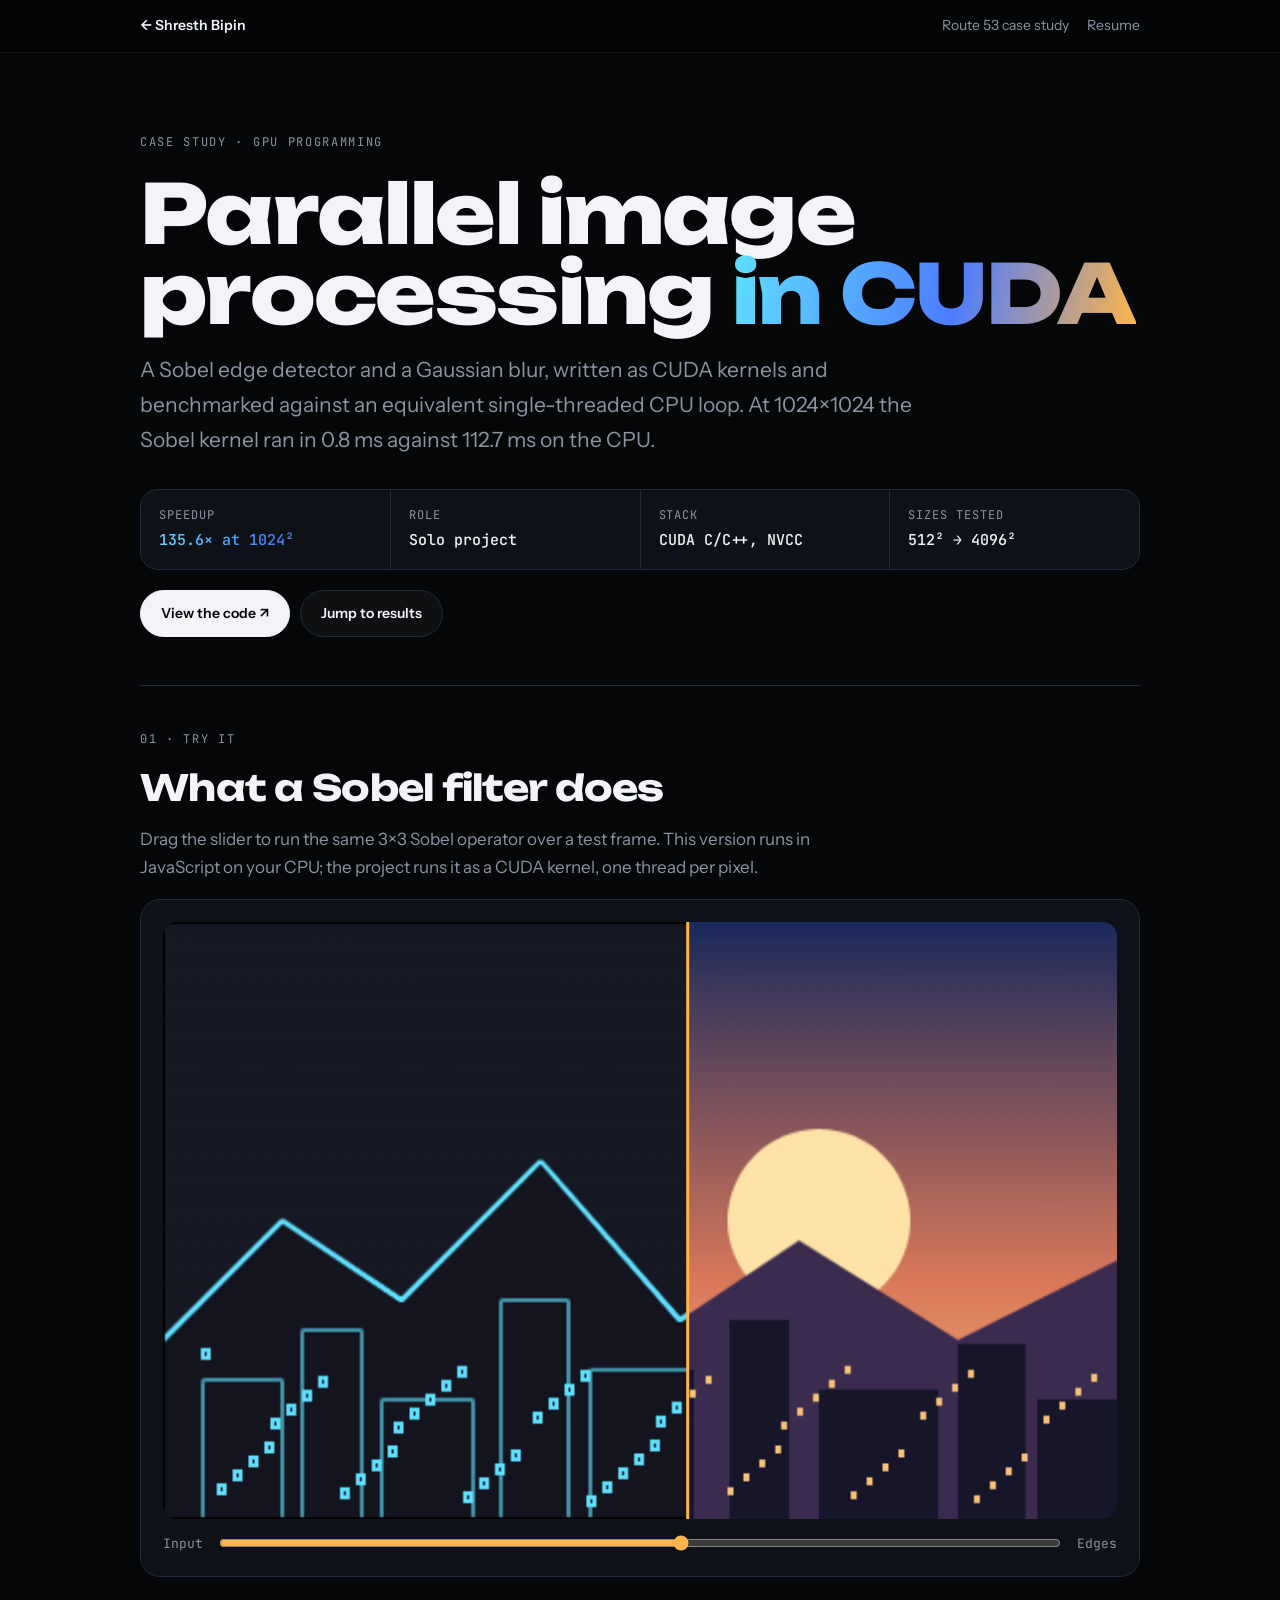
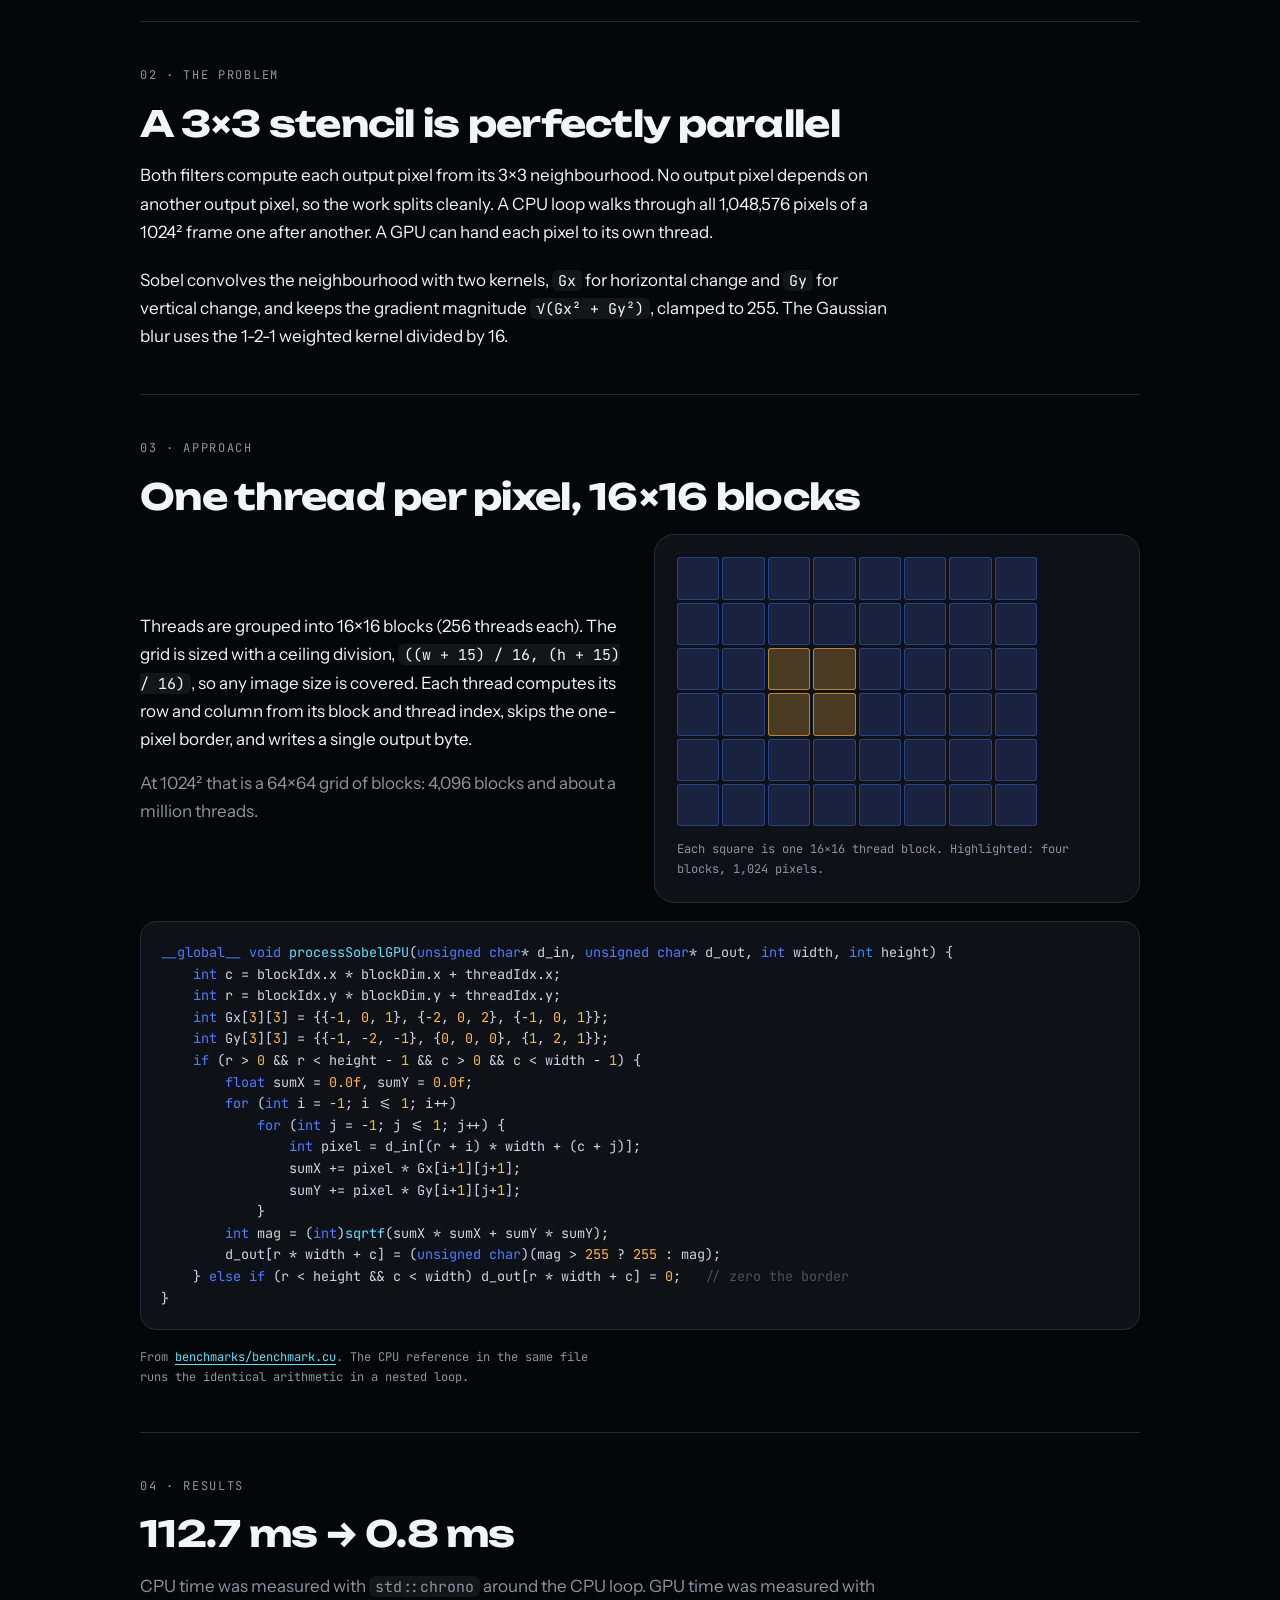
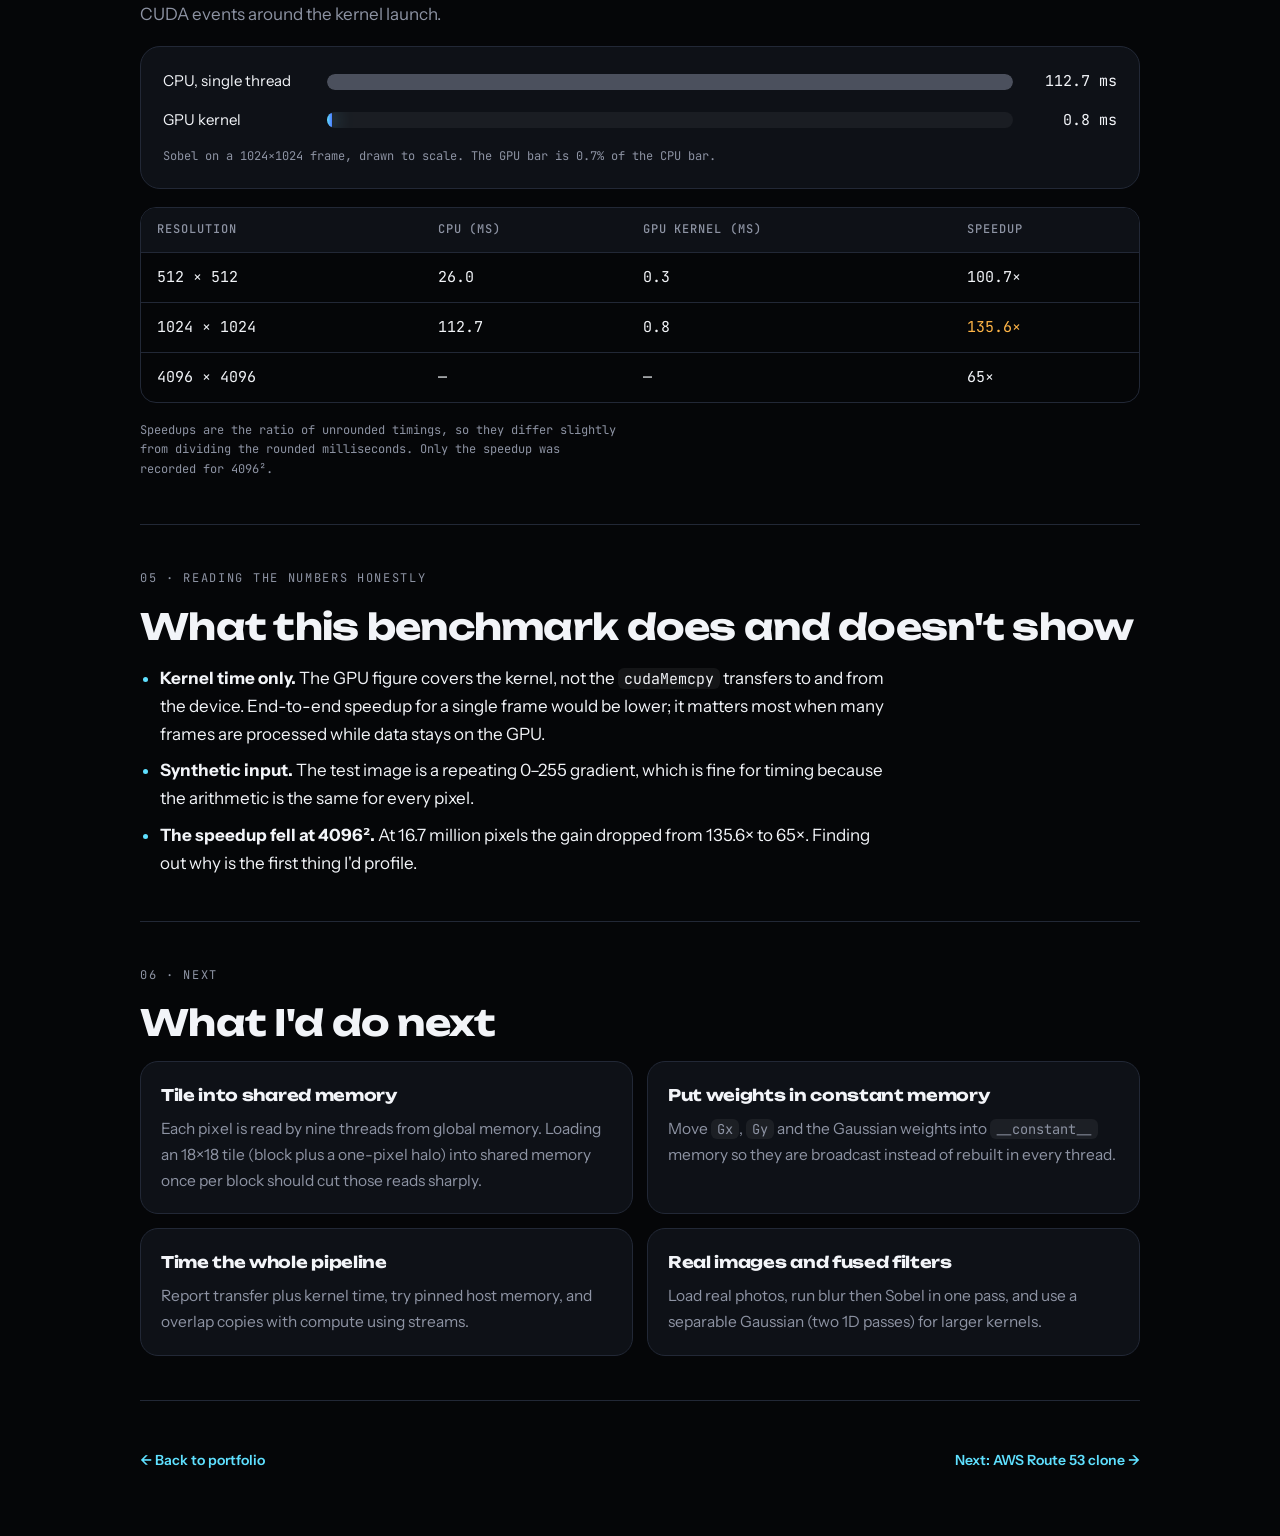
<file: work/cuda.html>
<!doctype html>
<html lang="en">
<head>
<meta charset="utf-8">
<meta name="viewport" content="width=device-width, initial-scale=1, viewport-fit=cover">
<title>CUDA Image Processing · Shresth Bipin</title>
<meta name="description" content="Case study: CUDA kernels for Sobel edge detection and Gaussian blur, 135.6× faster than the CPU at 1024×1024.">
<meta property="og:title" content="CUDA Image Processing · Shresth Bipin">
<meta property="og:description" content="One thread per pixel, 16×16 blocks, 112.7 ms → 0.8 ms at 1024².">
<meta property="og:image" content="https://shresth135.github.io/og.png">
<meta name="theme-color" content="#050608">
<link rel="icon" href="data:image/svg+xml,%3Csvg xmlns='http://www.w3.org/2000/svg' viewBox='0 0 64 64'%3E%3Crect width='64' height='64' rx='16' fill='%23050608'/%3E%3Ctext x='32' y='42' font-family='Arial Black,Arial' font-weight='900' font-size='26' text-anchor='middle' fill='%235fe0ff'%3ESB%3C/text%3E%3C/svg%3E">
<link rel="preconnect" href="https://fonts.googleapis.com"><link rel="preconnect" href="https://fonts.gstatic.com" crossorigin>
<link rel="stylesheet" href="https://fonts.googleapis.com/css2?family=Unbounded:wght@700;800&family=Instrument+Sans:wght@400;500;600&family=JetBrains+Mono:wght@400;500&display=swap">
<link rel="stylesheet" href="case.css">
<style>
.demo canvas { width: 100%; aspect-ratio: 16 / 10; border-radius: 14px; display: block; background: #000; }
.demo label { display: flex; align-items: center; gap: 14px; font-family: var(--mono); font-size: 13px; color: var(--muted); }
.demo input[type=range] { flex: 1; accent-color: var(--amber); min-width: 0; }
.bars { display: grid; gap: 14px; }
.bar-row { display: grid; grid-template-columns: 150px minmax(0, 1fr) 90px; gap: 14px; align-items: center; font-size: 15px; }
.bar-row .track { height: 16px; background: rgba(255,255,255,.05); border-radius: 999px; overflow: hidden; }
.bar-row .track i { display: block; height: 100%; border-radius: 999px; min-width: 3px; }
.bar-row.cpu i { background: var(--dim); }
.bar-row.gpu i { background: linear-gradient(90deg, var(--cyan), var(--cobalt)); box-shadow: 0 0 18px rgba(95,224,255,.6); }
.bar-row .v { font-family: var(--mono); text-align: right; font-variant-numeric: tabular-nums; }
.grid-fig { display: grid; grid-template-columns: repeat(8, minmax(0, 1fr)); gap: 3px; width: 100%; max-width: 360px; }
.grid-fig i { aspect-ratio: 1; border-radius: 3px; background: rgba(77,124,255,.18); border: 1px solid rgba(77,124,255,.35); }
.grid-fig i.b { background: rgba(255,181,71,.25); border-color: rgba(255,181,71,.6); }
.split { display: grid; grid-template-columns: minmax(0, 1fr) minmax(0, 1fr); gap: 28px; align-items: center; }
@media (max-width: 760px) { .split { grid-template-columns: minmax(0, 1fr); } .bar-row { grid-template-columns: minmax(0, 1fr) 80px; } .bar-row .lab { grid-column: 1 / -1; } }
</style>
</head>
<body>
<nav class="top"><div class="wrap"><a class="back" href="../">← Shresth Bipin</a><div class="right"><a href="route53.html">Route 53 case study</a><a href="../Shresth_Bipin_Resume.pdf">Resume</a></div></div></nav>

<main class="wrap">
  <header class="case">
    <span class="eyebrow">Case study · GPU programming</span>
    <h1>Parallel image processing <span class="grad">in CUDA</span></h1>
    <p class="lede">A Sobel edge detector and a Gaussian blur, written as CUDA kernels and benchmarked against an equivalent single-threaded CPU loop. At 1024×1024 the Sobel kernel ran in 0.8 ms against 112.7 ms on the CPU.</p>
    <div class="facts">
      <div><span>Speedup</span><b class="grad">135.6× at 1024²</b></div>
      <div><span>Role</span><b>Solo project</b></div>
      <div><span>Stack</span><b>CUDA C/C++, NVCC</b></div>
      <div><span>Sizes tested</span><b>512² → 4096²</b></div>
    </div>
    <div class="btns"><a class="btn primary" href="https://github.com/shresth135/cuda-image-processing" target="_blank" rel="noopener">View the code ↗</a><a class="btn" href="#results">Jump to results</a></div>
  </header>

  <section class="part">
    <span class="eyebrow">01 · Try it</span>
    <h2>What a Sobel filter does</h2>
    <p class="muted">Drag the slider to run the same 3×3 Sobel operator over a test frame. This version runs in JavaScript on your CPU; the project runs it as a CUDA kernel, one thread per pixel.</p>
    <div class="figure demo">
      <canvas id="sobel" aria-label="Test image with Sobel edge detection applied up to the slider position"></canvas>
      <label for="sweep">Input<input id="sweep" type="range" min="0" max="100" value="55">Edges</label>
    </div>
  </section>

  <section class="part">
    <span class="eyebrow">02 · The problem</span>
    <h2>A 3×3 stencil is perfectly parallel</h2>
    <p>Both filters compute each output pixel from its 3×3 neighbourhood. No output pixel depends on another output pixel, so the work splits cleanly. A CPU loop walks through all 1,048,576 pixels of a 1024² frame one after another. A GPU can hand each pixel to its own thread.</p>
    <p>Sobel convolves the neighbourhood with two kernels, <code>Gx</code> for horizontal change and <code>Gy</code> for vertical change, and keeps the gradient magnitude <code>√(Gx² + Gy²)</code>, clamped to 255. The Gaussian blur uses the 1-2-1 weighted kernel divided by 16.</p>
  </section>

  <section class="part">
    <span class="eyebrow">03 · Approach</span>
    <h2>One thread per pixel, 16×16 blocks</h2>
    <div class="split">
      <div style="display:flex;flex-direction:column;gap:14px">
        <p>Threads are grouped into 16×16 blocks (256 threads each). The grid is sized with a ceiling division, <code>((w + 15) / 16, (h + 15) / 16)</code>, so any image size is covered. Each thread computes its row and column from its block and thread index, skips the one-pixel border, and writes a single output byte.</p>
        <p class="muted">At 1024² that is a 64×64 grid of blocks: 4,096 blocks and about a million threads.</p>
      </div>
      <div class="figure" style="align-items:flex-start">
        <div class="grid-fig" aria-hidden="true">
          <i></i><i></i><i></i><i></i><i></i><i></i><i></i><i></i>
          <i></i><i></i><i></i><i></i><i></i><i></i><i></i><i></i>
          <i></i><i></i><i class="b"></i><i class="b"></i><i></i><i></i><i></i><i></i>
          <i></i><i></i><i class="b"></i><i class="b"></i><i></i><i></i><i></i><i></i>
          <i></i><i></i><i></i><i></i><i></i><i></i><i></i><i></i>
          <i></i><i></i><i></i><i></i><i></i><i></i><i></i><i></i>
        </div>
        <span class="figcap">Each square is one 16×16 thread block. Highlighted: four blocks, 1,024 pixels.</span>
      </div>
    </div>
<pre><span class="k">__global__ void</span> <span class="f">processSobelGPU</span>(<span class="k">unsigned char</span>* d_in, <span class="k">unsigned char</span>* d_out, <span class="k">int</span> width, <span class="k">int</span> height) {
    <span class="k">int</span> c = blockIdx.x * blockDim.x + threadIdx.x;
    <span class="k">int</span> r = blockIdx.y * blockDim.y + threadIdx.y;
    <span class="k">int</span> Gx[<span class="n">3</span>][<span class="n">3</span>] = {{-<span class="n">1</span>, <span class="n">0</span>, <span class="n">1</span>}, {-<span class="n">2</span>, <span class="n">0</span>, <span class="n">2</span>}, {-<span class="n">1</span>, <span class="n">0</span>, <span class="n">1</span>}};
    <span class="k">int</span> Gy[<span class="n">3</span>][<span class="n">3</span>] = {{-<span class="n">1</span>, -<span class="n">2</span>, -<span class="n">1</span>}, {<span class="n">0</span>, <span class="n">0</span>, <span class="n">0</span>}, {<span class="n">1</span>, <span class="n">2</span>, <span class="n">1</span>}};
    <span class="k">if</span> (r > <span class="n">0</span> && r < height - <span class="n">1</span> && c > <span class="n">0</span> && c < width - <span class="n">1</span>) {
        <span class="k">float</span> sumX = <span class="n">0.0f</span>, sumY = <span class="n">0.0f</span>;
        <span class="k">for</span> (<span class="k">int</span> i = -<span class="n">1</span>; i <= <span class="n">1</span>; i++)
            <span class="k">for</span> (<span class="k">int</span> j = -<span class="n">1</span>; j <= <span class="n">1</span>; j++) {
                <span class="k">int</span> pixel = d_in[(r + i) * width + (c + j)];
                sumX += pixel * Gx[i+<span class="n">1</span>][j+<span class="n">1</span>];
                sumY += pixel * Gy[i+<span class="n">1</span>][j+<span class="n">1</span>];
            }
        <span class="k">int</span> mag = (<span class="k">int</span>)<span class="f">sqrtf</span>(sumX * sumX + sumY * sumY);
        d_out[r * width + c] = (<span class="k">unsigned char</span>)(mag > <span class="n">255</span> ? <span class="n">255</span> : mag);
    } <span class="k">else if</span> (r < height && c < width) d_out[r * width + c] = <span class="n">0</span>;   <span class="c">// zero the border</span>
}</pre>
    <p class="figcap">From <a href="https://github.com/shresth135/cuda-image-processing/blob/main/benchmarks/benchmark.cu" target="_blank" rel="noopener">benchmarks/benchmark.cu</a>. The CPU reference in the same file runs the identical arithmetic in a nested loop.</p>
  </section>

  <section class="part" id="results">
    <span class="eyebrow">04 · Results</span>
    <h2>112.7 ms → 0.8 ms</h2>
    <p class="muted">CPU time was measured with <code>std::chrono</code> around the CPU loop. GPU time was measured with CUDA events around the kernel launch.</p>
    <div class="figure">
      <div class="bars">
        <div class="bar-row cpu"><span class="lab">CPU, single thread</span><span class="track"><i style="width:100%"></i></span><span class="v">112.7 ms</span></div>
        <div class="bar-row gpu"><span class="lab">GPU kernel</span><span class="track"><i style="width:0.71%"></i></span><span class="v">0.8 ms</span></div>
      </div>
      <span class="figcap">Sobel on a 1024×1024 frame, drawn to scale. The GPU bar is 0.7% of the CPU bar.</span>
    </div>
    <div class="table-wrap">
      <table>
        <thead><tr><th>Resolution</th><th>CPU (ms)</th><th>GPU kernel (ms)</th><th>Speedup</th></tr></thead>
        <tbody>
          <tr><td class="num">512 × 512</td><td class="num">26.0</td><td class="num">0.3</td><td class="num">100.7×</td></tr>
          <tr><td class="num">1024 × 1024</td><td class="num">112.7</td><td class="num">0.8</td><td class="num"><span class="hl">135.6×</span></td></tr>
          <tr><td class="num">4096 × 4096</td><td class="num">—</td><td class="num">—</td><td class="num">65×</td></tr>
        </tbody>
      </table>
    </div>
    <p class="figcap">Speedups are the ratio of unrounded timings, so they differ slightly from dividing the rounded milliseconds. Only the speedup was recorded for 4096².</p>
  </section>

  <section class="part">
    <span class="eyebrow">05 · Reading the numbers honestly</span>
    <h2>What this benchmark does and doesn't show</h2>
    <ul class="plain">
      <li><b>Kernel time only.</b> The GPU figure covers the kernel, not the <code>cudaMemcpy</code> transfers to and from the device. End-to-end speedup for a single frame would be lower; it matters most when many frames are processed while data stays on the GPU.</li>
      <li><b>Synthetic input.</b> The test image is a repeating 0–255 gradient, which is fine for timing because the arithmetic is the same for every pixel.</li>
      <li><b>The speedup fell at 4096².</b> At 16.7 million pixels the gain dropped from 135.6× to 65×. Finding out why is the first thing I'd profile.</li>
    </ul>
  </section>

  <section class="part">
    <span class="eyebrow">06 · Next</span>
    <h2>What I'd do next</h2>
    <div class="next">
      <article><h3>Tile into shared memory</h3><p>Each pixel is read by nine threads from global memory. Loading an 18×18 tile (block plus a one-pixel halo) into shared memory once per block should cut those reads sharply.</p></article>
      <article><h3>Put weights in constant memory</h3><p>Move <code>Gx</code>, <code>Gy</code> and the Gaussian weights into <code>__constant__</code> memory so they are broadcast instead of rebuilt in every thread.</p></article>
      <article><h3>Time the whole pipeline</h3><p>Report transfer plus kernel time, try pinned host memory, and overlap copies with compute using streams.</p></article>
      <article><h3>Real images and fused filters</h3><p>Load real photos, run blur then Sobel in one pass, and use a separable Gaussian (two 1D passes) for larger kernels.</p></article>
    </div>
  </section>

  <footer class="case"><a href="../">← Back to portfolio</a><a href="route53.html">Next: AWS Route 53 clone →</a></footer>
</main>

<script>
(function () {
  const IW = 480, IH = 300, src = document.createElement('canvas'); src.width = IW; src.height = IH;
  const g = src.getContext('2d');
  const sky = g.createLinearGradient(0, 0, 0, IH); sky.addColorStop(0, '#1b2a5c'); sky.addColorStop(0.6, '#d9785a'); sky.addColorStop(1, '#f6c27a');
  g.fillStyle = sky; g.fillRect(0, 0, IW, IH);
  g.fillStyle = '#ffe2a8'; g.beginPath(); g.arc(330, 150, 46, 0, Math.PI * 2); g.fill();
  g.fillStyle = '#3a2b4f'; g.beginPath(); g.moveTo(0, 210); [[60,150],[120,190],[190,120],[260,200],[320,160],[400,210],[480,170],[480,300],[0,300]].forEach(p => g.lineTo(p[0], p[1])); g.fill();
  g.fillStyle = '#16152a'; [[20,230,40,70],[70,205,30,95],[110,240,46,60],[170,190,34,110],[215,225,52,75],[285,200,30,100],[330,235,60,65],[400,212,34,88],[440,240,40,60]].forEach(b => g.fillRect(...b));
  g.fillStyle = '#f6c27a'; for (let i = 0; i < 60; i++) g.fillRect(20 + (i * 97 % 450), 215 + (i * 37 % 75), 3, 4);
  const edge = document.createElement('canvas'); edge.width = IW; edge.height = IH;
  const d = g.getImageData(0, 0, IW, IH).data, gray = new Float32Array(IW * IH);
  for (let i = 0; i < IW * IH; i++) gray[i] = d[i*4] * .299 + d[i*4+1] * .587 + d[i*4+2] * .114;
  const out = edge.getContext('2d').createImageData(IW, IH), o = out.data;
  for (let y = 1; y < IH - 1; y++) for (let x = 1; x < IW - 1; x++) {
    const k = (dx, dy) => gray[(y + dy) * IW + x + dx];
    const gx = -k(-1,-1) - 2*k(-1,0) - k(-1,1) + k(1,-1) + 2*k(1,0) + k(1,1);
    const gy = -k(-1,-1) - 2*k(0,-1) - k(1,-1) + k(-1,1) + 2*k(0,1) + k(1,1);
    const m = Math.min(255, Math.sqrt(gx*gx + gy*gy) * 1.4) / 255, i = (y * IW + x) * 4;
    o[i] = 20 + 75*m; o[i+1] = 20 + 204*m; o[i+2] = 30 + 225*m; o[i+3] = 255;
  }
  edge.getContext('2d').putImageData(out, 0, 0);
  const c = document.getElementById('sobel'), cx = c.getContext('2d'), s = document.getElementById('sweep');
  function draw() {
    const dpr = Math.min(devicePixelRatio || 1, 2); c.width = c.clientWidth * dpr; c.height = c.clientHeight * dpr;
    const W = c.width, H = c.height, x = W * s.value / 100;
    cx.drawImage(edge, 0, 0, W, H);
    cx.save(); cx.beginPath(); cx.rect(x, 0, W - x, H); cx.clip(); cx.drawImage(src, 0, 0, W, H); cx.restore();
    cx.fillStyle = '#ffb547'; cx.fillRect(x - 1.5, 0, 3, H);
  }
  s.addEventListener('input', draw); addEventListener('resize', draw); draw();
})();
</script>
</body>
</html>
</file>
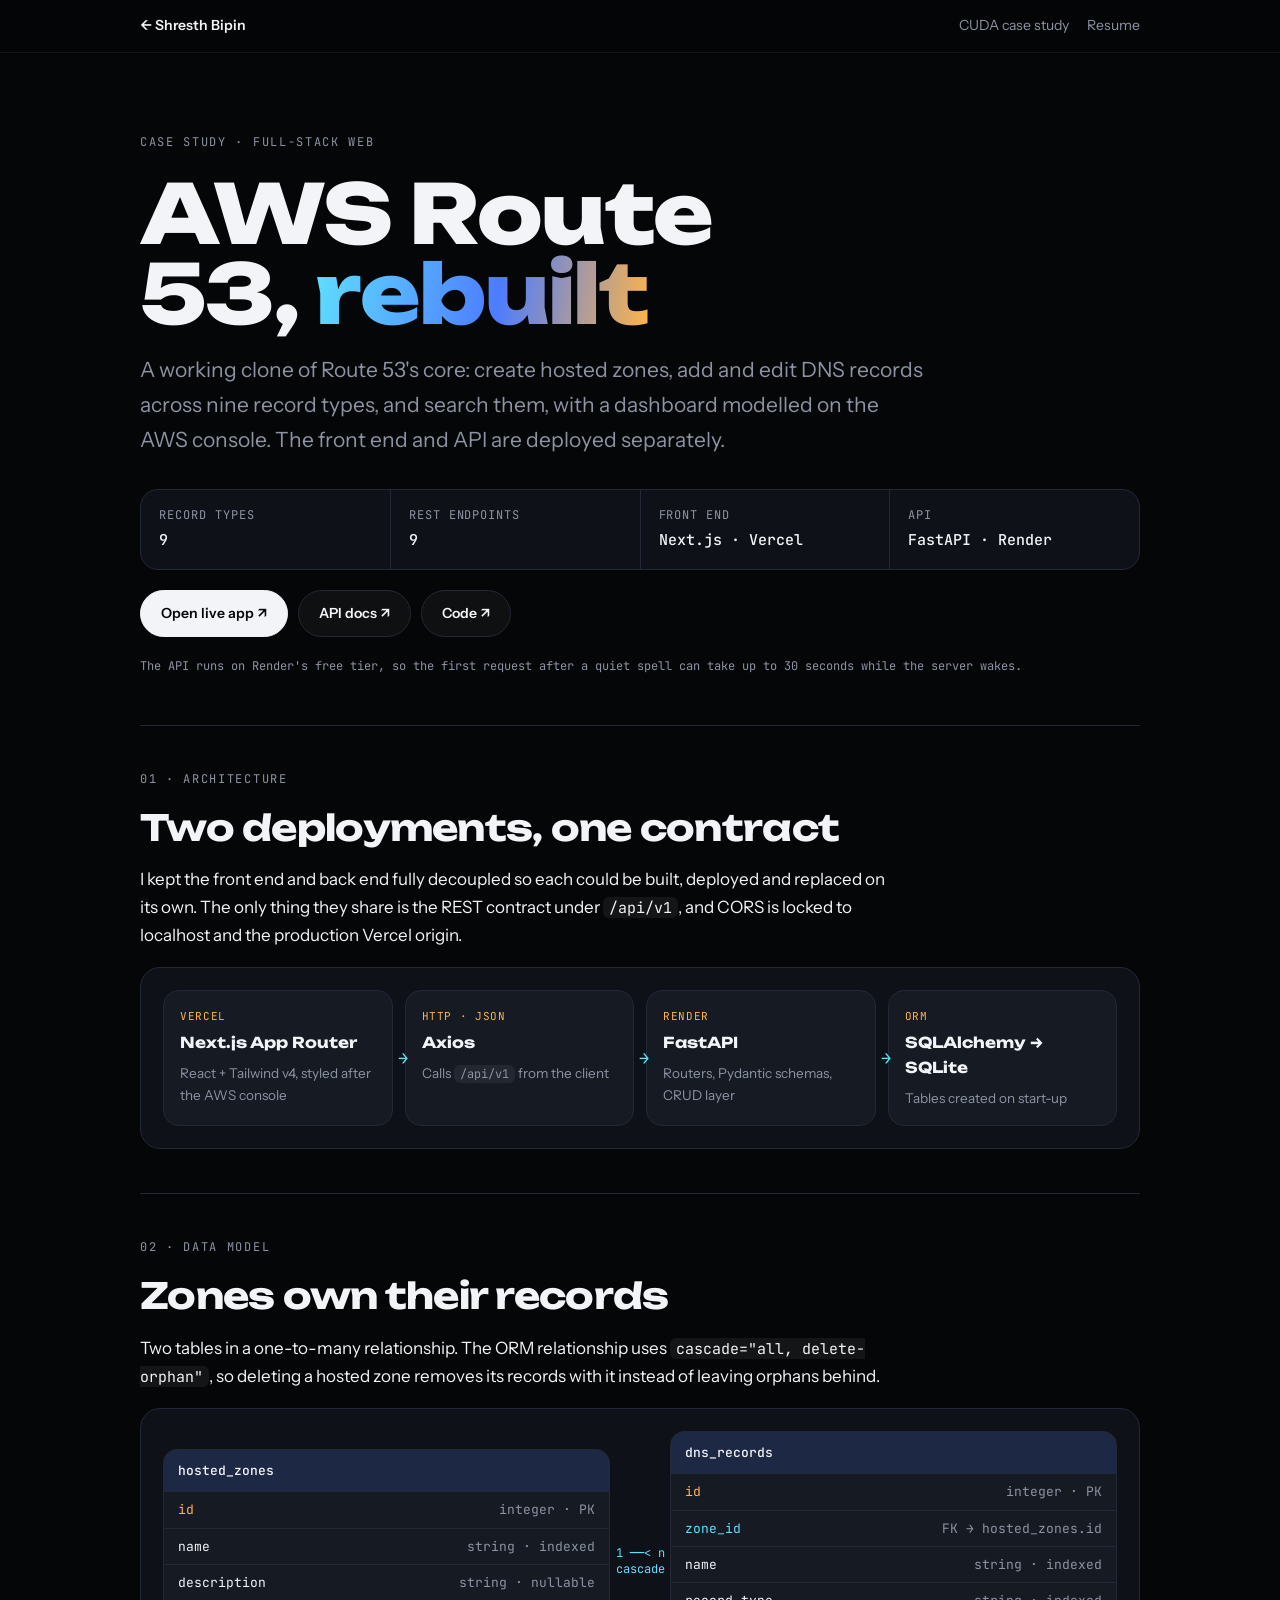
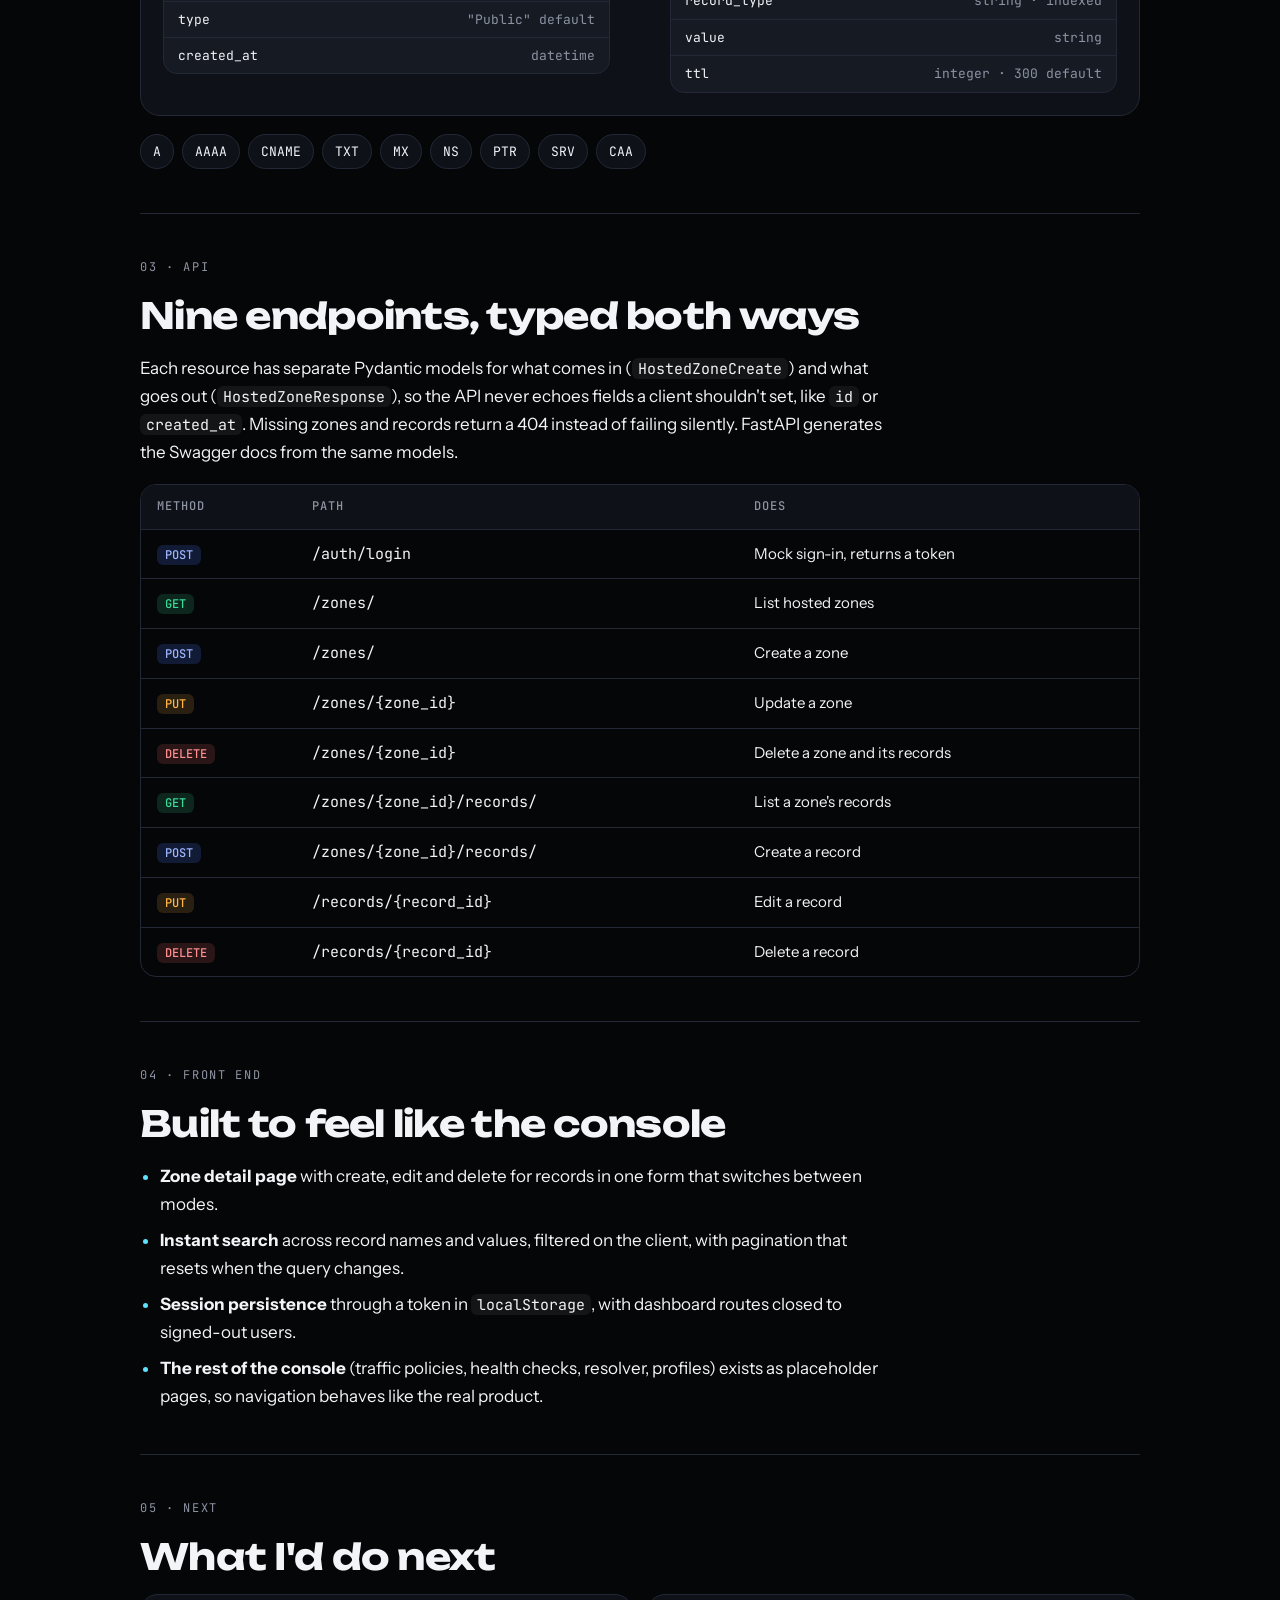
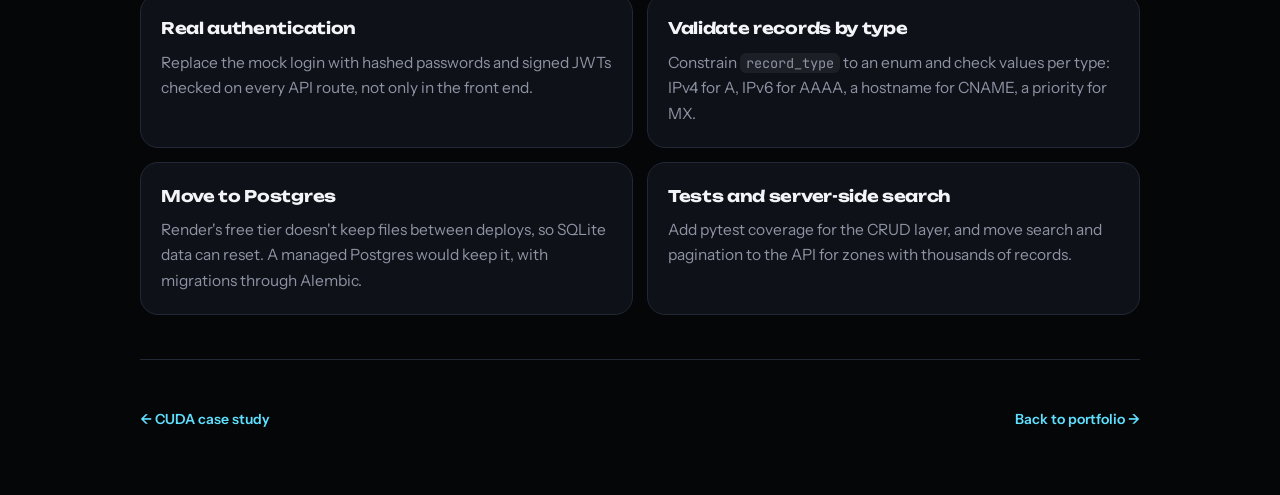
<file: work/route53.html>
<!doctype html>
<html lang="en">
<head>
<meta charset="utf-8">
<meta name="viewport" content="width=device-width, initial-scale=1, viewport-fit=cover">
<title>AWS Route 53 Clone · Shresth Bipin</title>
<meta name="description" content="Case study: a full-stack AWS Route 53 clone with Next.js, FastAPI, SQLAlchemy and a REST API for hosted zones and DNS records.">
<meta property="og:title" content="AWS Route 53 Clone · Shresth Bipin">
<meta property="og:description" content="Hosted zones and nine DNS record types, Next.js on Vercel, FastAPI on Render.">
<meta property="og:image" content="https://shresth135.github.io/og.png">
<meta name="theme-color" content="#050608">
<link rel="icon" href="data:image/svg+xml,%3Csvg xmlns='http://www.w3.org/2000/svg' viewBox='0 0 64 64'%3E%3Crect width='64' height='64' rx='16' fill='%23050608'/%3E%3Ctext x='32' y='42' font-family='Arial Black,Arial' font-weight='900' font-size='26' text-anchor='middle' fill='%235fe0ff'%3ESB%3C/text%3E%3C/svg%3E">
<link rel="preconnect" href="https://fonts.googleapis.com"><link rel="preconnect" href="https://fonts.gstatic.com" crossorigin>
<link rel="stylesheet" href="https://fonts.googleapis.com/css2?family=Unbounded:wght@700;800&family=Instrument+Sans:wght@400;500;600&family=JetBrains+Mono:wght@400;500&display=swap">
<link rel="stylesheet" href="case.css">
<style>
.arch { display: grid; grid-template-columns: repeat(4, minmax(0, 1fr)); gap: 12px; align-items: stretch; position: relative; }
.tier { background: var(--panel-2); border: 1px solid var(--line); border-radius: 16px; padding: 16px; display: flex; flex-direction: column; gap: 6px; position: relative; min-width: 0; }
.tier b { font-family: var(--display); font-size: 15px; }
.tier span { font-size: 13.5px; color: var(--muted); }
.tier .host { font-family: var(--mono); font-size: 11px; color: var(--amber); letter-spacing: .06em; text-transform: uppercase; }
.tier:not(:last-child)::after { content: "→"; position: absolute; right: -11px; top: 50%; transform: translate(50%, -50%); color: var(--cyan); font-family: var(--mono); z-index: 1; }
.schema { display: grid; grid-template-columns: minmax(0, 1fr) 60px minmax(0, 1fr); gap: 0; align-items: center; }
.tbl { background: var(--panel-2); border: 1px solid var(--line); border-radius: 14px; overflow: hidden; font-family: var(--mono); font-size: 13px; min-width: 0; }
.tbl h3 { font-family: var(--mono); font-size: 13px; font-weight: 500; padding: 10px 14px; background: rgba(77,124,255,.15); color: var(--fg); letter-spacing: 0; }
.tbl div { display: flex; justify-content: space-between; gap: 10px; padding: 7px 14px; border-top: 1px solid var(--line); }
.tbl div span:last-child { color: var(--muted); text-align: right; }
.tbl .pk span:first-child { color: var(--amber); } .tbl .fk span:first-child { color: var(--cyan); }
.rel { text-align: center; font-family: var(--mono); font-size: 12px; color: var(--cyan); line-height: 1.3; }
.verb { font-family: var(--mono); font-size: 12px; font-weight: 500; padding: 2px 8px; border-radius: 6px; }
.verb.get { background: rgba(61,220,151,.15); color: var(--mint); } .verb.post { background: rgba(77,124,255,.18); color: #9db4ff; }
.verb.put { background: rgba(255,181,71,.15); color: var(--amber); } .verb.del { background: rgba(255,107,107,.15); color: #ff8f8f; }
.types { display: flex; flex-wrap: wrap; gap: 8px; }
.types span { font-family: var(--mono); font-size: 13px; padding: 6px 12px; border-radius: 999px; border: 1px solid var(--line); background: var(--panel); }
@media (max-width: 760px) {
  .arch { grid-template-columns: minmax(0, 1fr); }
  .tier:not(:last-child)::after { content: "↓"; right: 50%; top: auto; bottom: -11px; transform: translate(50%, 50%); }
  .schema { grid-template-columns: minmax(0, 1fr); gap: 10px; }
}
</style>
</head>
<body>
<nav class="top"><div class="wrap"><a class="back" href="../">← Shresth Bipin</a><div class="right"><a href="cuda.html">CUDA case study</a><a href="../Shresth_Bipin_Resume.pdf">Resume</a></div></div></nav>

<main class="wrap">
  <header class="case">
    <span class="eyebrow">Case study · Full-stack web</span>
    <h1>AWS Route 53, <span class="grad">rebuilt</span></h1>
    <p class="lede">A working clone of Route 53's core: create hosted zones, add and edit DNS records across nine record types, and search them, with a dashboard modelled on the AWS console. The front end and API are deployed separately.</p>
    <div class="facts">
      <div><span>Record types</span><b>9</b></div>
      <div><span>REST endpoints</span><b>9</b></div>
      <div><span>Front end</span><b>Next.js · Vercel</b></div>
      <div><span>API</span><b>FastAPI · Render</b></div>
    </div>
    <div class="btns">
      <a class="btn primary" href="https://route53-clone-beryl.vercel.app" target="_blank" rel="noopener">Open live app ↗</a>
      <a class="btn" href="https://route53-clone-z4m4.onrender.com/docs" target="_blank" rel="noopener">API docs ↗</a>
      <a class="btn" href="https://github.com/shresth135/route53-clone" target="_blank" rel="noopener">Code ↗</a>
    </div>
    <p class="figcap">The API runs on Render's free tier, so the first request after a quiet spell can take up to 30 seconds while the server wakes.</p>
  </header>

  <section class="part">
    <span class="eyebrow">01 · Architecture</span>
    <h2>Two deployments, one contract</h2>
    <p>I kept the front end and back end fully decoupled so each could be built, deployed and replaced on its own. The only thing they share is the REST contract under <code>/api/v1</code>, and CORS is locked to localhost and the production Vercel origin.</p>
    <div class="figure">
      <div class="arch">
        <div class="tier"><span class="host">Vercel</span><b>Next.js App Router</b><span>React + Tailwind v4, styled after the AWS console</span></div>
        <div class="tier"><span class="host">HTTP · JSON</span><b>Axios</b><span>Calls <code>/api/v1</code> from the client</span></div>
        <div class="tier"><span class="host">Render</span><b>FastAPI</b><span>Routers, Pydantic schemas, CRUD layer</span></div>
        <div class="tier"><span class="host">ORM</span><b>SQLAlchemy → SQLite</b><span>Tables created on start-up</span></div>
      </div>
    </div>
  </section>

  <section class="part">
    <span class="eyebrow">02 · Data model</span>
    <h2>Zones own their records</h2>
    <p>Two tables in a one-to-many relationship. The ORM relationship uses <code>cascade="all, delete-orphan"</code>, so deleting a hosted zone removes its records with it instead of leaving orphans behind.</p>
    <div class="figure">
      <div class="schema">
        <div class="tbl"><h3>hosted_zones</h3>
          <div class="pk"><span>id</span><span>integer · PK</span></div>
          <div><span>name</span><span>string · indexed</span></div>
          <div><span>description</span><span>string · nullable</span></div>
          <div><span>type</span><span>"Public" default</span></div>
          <div><span>created_at</span><span>datetime</span></div>
        </div>
        <div class="rel">1 ──< n<br>cascade</div>
        <div class="tbl"><h3>dns_records</h3>
          <div class="pk"><span>id</span><span>integer · PK</span></div>
          <div class="fk"><span>zone_id</span><span>FK → hosted_zones.id</span></div>
          <div><span>name</span><span>string · indexed</span></div>
          <div><span>record_type</span><span>string · indexed</span></div>
          <div><span>value</span><span>string</span></div>
          <div><span>ttl</span><span>integer · 300 default</span></div>
        </div>
      </div>
    </div>
    <div class="types" aria-label="Supported record types"><span>A</span><span>AAAA</span><span>CNAME</span><span>TXT</span><span>MX</span><span>NS</span><span>PTR</span><span>SRV</span><span>CAA</span></div>
  </section>

  <section class="part">
    <span class="eyebrow">03 · API</span>
    <h2>Nine endpoints, typed both ways</h2>
    <p>Each resource has separate Pydantic models for what comes in (<code>HostedZoneCreate</code>) and what goes out (<code>HostedZoneResponse</code>), so the API never echoes fields a client shouldn't set, like <code>id</code> or <code>created_at</code>. Missing zones and records return a 404 instead of failing silently. FastAPI generates the Swagger docs from the same models.</p>
    <div class="table-wrap">
      <table>
        <thead><tr><th>Method</th><th>Path</th><th>Does</th></tr></thead>
        <tbody>
          <tr><td><span class="verb post">POST</span></td><td class="num">/auth/login</td><td>Mock sign-in, returns a token</td></tr>
          <tr><td><span class="verb get">GET</span></td><td class="num">/zones/</td><td>List hosted zones</td></tr>
          <tr><td><span class="verb post">POST</span></td><td class="num">/zones/</td><td>Create a zone</td></tr>
          <tr><td><span class="verb put">PUT</span></td><td class="num">/zones/{zone_id}</td><td>Update a zone</td></tr>
          <tr><td><span class="verb del">DELETE</span></td><td class="num">/zones/{zone_id}</td><td>Delete a zone and its records</td></tr>
          <tr><td><span class="verb get">GET</span></td><td class="num">/zones/{zone_id}/records/</td><td>List a zone's records</td></tr>
          <tr><td><span class="verb post">POST</span></td><td class="num">/zones/{zone_id}/records/</td><td>Create a record</td></tr>
          <tr><td><span class="verb put">PUT</span></td><td class="num">/records/{record_id}</td><td>Edit a record</td></tr>
          <tr><td><span class="verb del">DELETE</span></td><td class="num">/records/{record_id}</td><td>Delete a record</td></tr>
        </tbody>
      </table>
    </div>
  </section>

  <section class="part">
    <span class="eyebrow">04 · Front end</span>
    <h2>Built to feel like the console</h2>
    <ul class="plain">
      <li><b>Zone detail page</b> with create, edit and delete for records in one form that switches between modes.</li>
      <li><b>Instant search</b> across record names and values, filtered on the client, with pagination that resets when the query changes.</li>
      <li><b>Session persistence</b> through a token in <code>localStorage</code>, with dashboard routes closed to signed-out users.</li>
      <li><b>The rest of the console</b> (traffic policies, health checks, resolver, profiles) exists as placeholder pages, so navigation behaves like the real product.</li>
    </ul>
  </section>

  <section class="part">
    <span class="eyebrow">05 · Next</span>
    <h2>What I'd do next</h2>
    <div class="next">
      <article><h3>Real authentication</h3><p>Replace the mock login with hashed passwords and signed JWTs checked on every API route, not only in the front end.</p></article>
      <article><h3>Validate records by type</h3><p>Constrain <code>record_type</code> to an enum and check values per type: IPv4 for A, IPv6 for AAAA, a hostname for CNAME, a priority for MX.</p></article>
      <article><h3>Move to Postgres</h3><p>Render's free tier doesn't keep files between deploys, so SQLite data can reset. A managed Postgres would keep it, with migrations through Alembic.</p></article>
      <article><h3>Tests and server-side search</h3><p>Add pytest coverage for the CRUD layer, and move search and pagination to the API for zones with thousands of records.</p></article>
    </div>
  </section>

  <footer class="case"><a href="cuda.html">← CUDA case study</a><a href="../">Back to portfolio →</a></footer>
</main>
</body>
</html>
</file>
<file: work/case.css>
/* Case-study pages: one reading column (~68ch) with full-width figures; same dark stage and tokens as the home page. */
:root {
  color-scheme: dark;
  --bg: #050608; --panel: #0e1117; --panel-2: #151a23; --fg: #f2f4f8; --muted: #8d93a3; --dim: #4b505d; --line: #222836;
  --cobalt: #4d7cff; --cyan: #5fe0ff; --amber: #ffb547; --mint: #3ddc97;
  --display: "Unbounded", "Arial Black", system-ui, sans-serif;
  --body: "Instrument Sans", "Segoe UI", system-ui, sans-serif;
  --mono: "JetBrains Mono", ui-monospace, Menlo, monospace;
}
* { box-sizing: border-box; }
body { margin: 0; background: var(--bg); color: var(--fg); font-family: var(--body); font-size: 17px; line-height: 1.65; -webkit-font-smoothing: antialiased; }
:root { padding-top: env(safe-area-inset-top, 0px); padding-bottom: env(safe-area-inset-bottom, 0px); }
img { max-width: 100%; }
a { color: var(--cyan); text-underline-offset: 3px; }
:focus-visible { outline: 2px solid var(--cyan); outline-offset: 3px; border-radius: 6px; }
h1, h2, h3 { font-family: var(--display); margin: 0; letter-spacing: -.02em; text-wrap: balance; }
p { margin: 0; }
.wrap { max-width: 1040px; margin: 0 auto; padding-left: max(20px, env(safe-area-inset-left, 0px)); padding-right: max(20px, env(safe-area-inset-right, 0px)); }
.col { max-width: 700px; }
.grad { background: linear-gradient(100deg, var(--cyan), var(--cobalt) 55%, var(--amber)); -webkit-background-clip: text; background-clip: text; color: transparent; }
.eyebrow { font-family: var(--mono); font-size: 12px; letter-spacing: .14em; text-transform: uppercase; color: var(--muted); }

.top { position: sticky; top: env(safe-area-inset-top, 0px); z-index: 10; background: rgba(5,6,8,.7); backdrop-filter: blur(16px); -webkit-backdrop-filter: blur(16px); border-bottom: 1px solid rgba(255,255,255,.06); }
body::before { content: ""; position: fixed; inset: 0 0 auto; height: env(safe-area-inset-top, 0px); z-index: 11; background: var(--bg); }
.top .wrap { display: flex; align-items: center; gap: 16px; height: 52px; }
.top a { color: var(--fg); text-decoration: none; font-size: 14px; }
.top .back { font-weight: 600; }
.top .right { margin-left: auto; display: flex; gap: 18px; }
.top .right a { color: var(--muted); }
.top .right a:hover { color: var(--fg); }

header.case { padding-block: 80px 48px; display: flex; flex-direction: column; gap: 20px; }
header.case h1 { font-size: clamp(38px, 6.4vw, 84px); line-height: .98; font-weight: 800; max-width: 14ch; }
.lede { font-size: clamp(18px, 1.7vw, 21px); color: var(--muted); max-width: 56ch; }
.facts { display: grid; grid-template-columns: repeat(4, minmax(0, 1fr)); gap: 1px; background: var(--line); border: 1px solid var(--line); border-radius: 18px; overflow: hidden; margin-top: 12px; }
.facts div { background: var(--panel); padding: 16px 18px; display: flex; flex-direction: column; gap: 2px; min-width: 0; }
.facts b { font-family: var(--mono); font-weight: 500; font-size: 15px; overflow-wrap: anywhere; }
.facts span { font-size: 12px; color: var(--muted); font-family: var(--mono); letter-spacing: .08em; text-transform: uppercase; }
.btns { display: flex; flex-wrap: wrap; gap: 10px; }
.btn { display: inline-flex; padding: 11px 20px; border-radius: 999px; border: 1px solid var(--line); background: rgba(255,255,255,.04); color: var(--fg); text-decoration: none; font-weight: 600; font-size: 14px; }
.btn.primary { background: var(--fg); color: var(--bg); border-color: var(--fg); }

section.part { padding-block: 44px; border-top: 1px solid var(--line); display: flex; flex-direction: column; gap: 18px; }
section.part h2 { font-size: clamp(24px, 3vw, 36px); line-height: 1.1; }
section.part p { max-width: 68ch; }
section.part p + p { margin-top: 2px; }
.muted { color: var(--muted); }
ul.plain { margin: 0; padding-left: 20px; display: grid; gap: 8px; max-width: 68ch; }
ul.plain li::marker { color: var(--cyan); }
code, .mono { font-family: var(--mono); font-size: .88em; }
:not(pre) > code { background: rgba(255,255,255,.06); padding: 1px 6px; border-radius: 6px; }

pre { margin: 0; background: var(--panel); border: 1px solid var(--line); border-radius: 16px; padding: 20px; overflow-x: auto; font-family: var(--mono); font-size: 13.5px; line-height: 1.6; color: #cfd5e2; }
pre .k { color: var(--cobalt); } pre .c { color: var(--dim); } pre .n { color: var(--amber); } pre .f { color: var(--cyan); }

.table-wrap { overflow-x: auto; border: 1px solid var(--line); border-radius: 16px; }
table { width: 100%; border-collapse: collapse; font-size: 15px; min-width: 520px; }
th, td { text-align: left; padding: 12px 16px; border-bottom: 1px solid var(--line); }
th { font-family: var(--mono); font-size: 12px; letter-spacing: .08em; text-transform: uppercase; color: var(--muted); font-weight: 500; background: var(--panel); }
tr:last-child td { border-bottom: 0; }
td.num { font-family: var(--mono); font-variant-numeric: tabular-nums; }
td .hl { color: var(--amber); }

.figure { background: var(--panel); border: 1px solid var(--line); border-radius: 20px; padding: 22px; display: flex; flex-direction: column; gap: 14px; }
.figcap { font-family: var(--mono); font-size: 12px; color: var(--muted); }

.next { display: grid; grid-template-columns: repeat(2, minmax(0, 1fr)); gap: 14px; }
.next article { background: var(--panel); border: 1px solid var(--line); border-radius: 18px; padding: 20px; display: flex; flex-direction: column; gap: 8px; min-width: 0; }
.next h3 { font-size: 16px; }
.next p { color: var(--muted); font-size: 15.5px; }

footer.case { padding-block: 48px 64px; border-top: 1px solid var(--line); display: flex; justify-content: space-between; gap: 16px; flex-wrap: wrap; font-size: 14px; }
footer.case a { text-decoration: none; font-weight: 600; }

@media (max-width: 760px) {
  .facts { grid-template-columns: repeat(2, minmax(0, 1fr)); }
  .next { grid-template-columns: minmax(0, 1fr); }
  .top .right { display: none; }
  header.case { padding-block: 48px 32px; }
}
</file>
